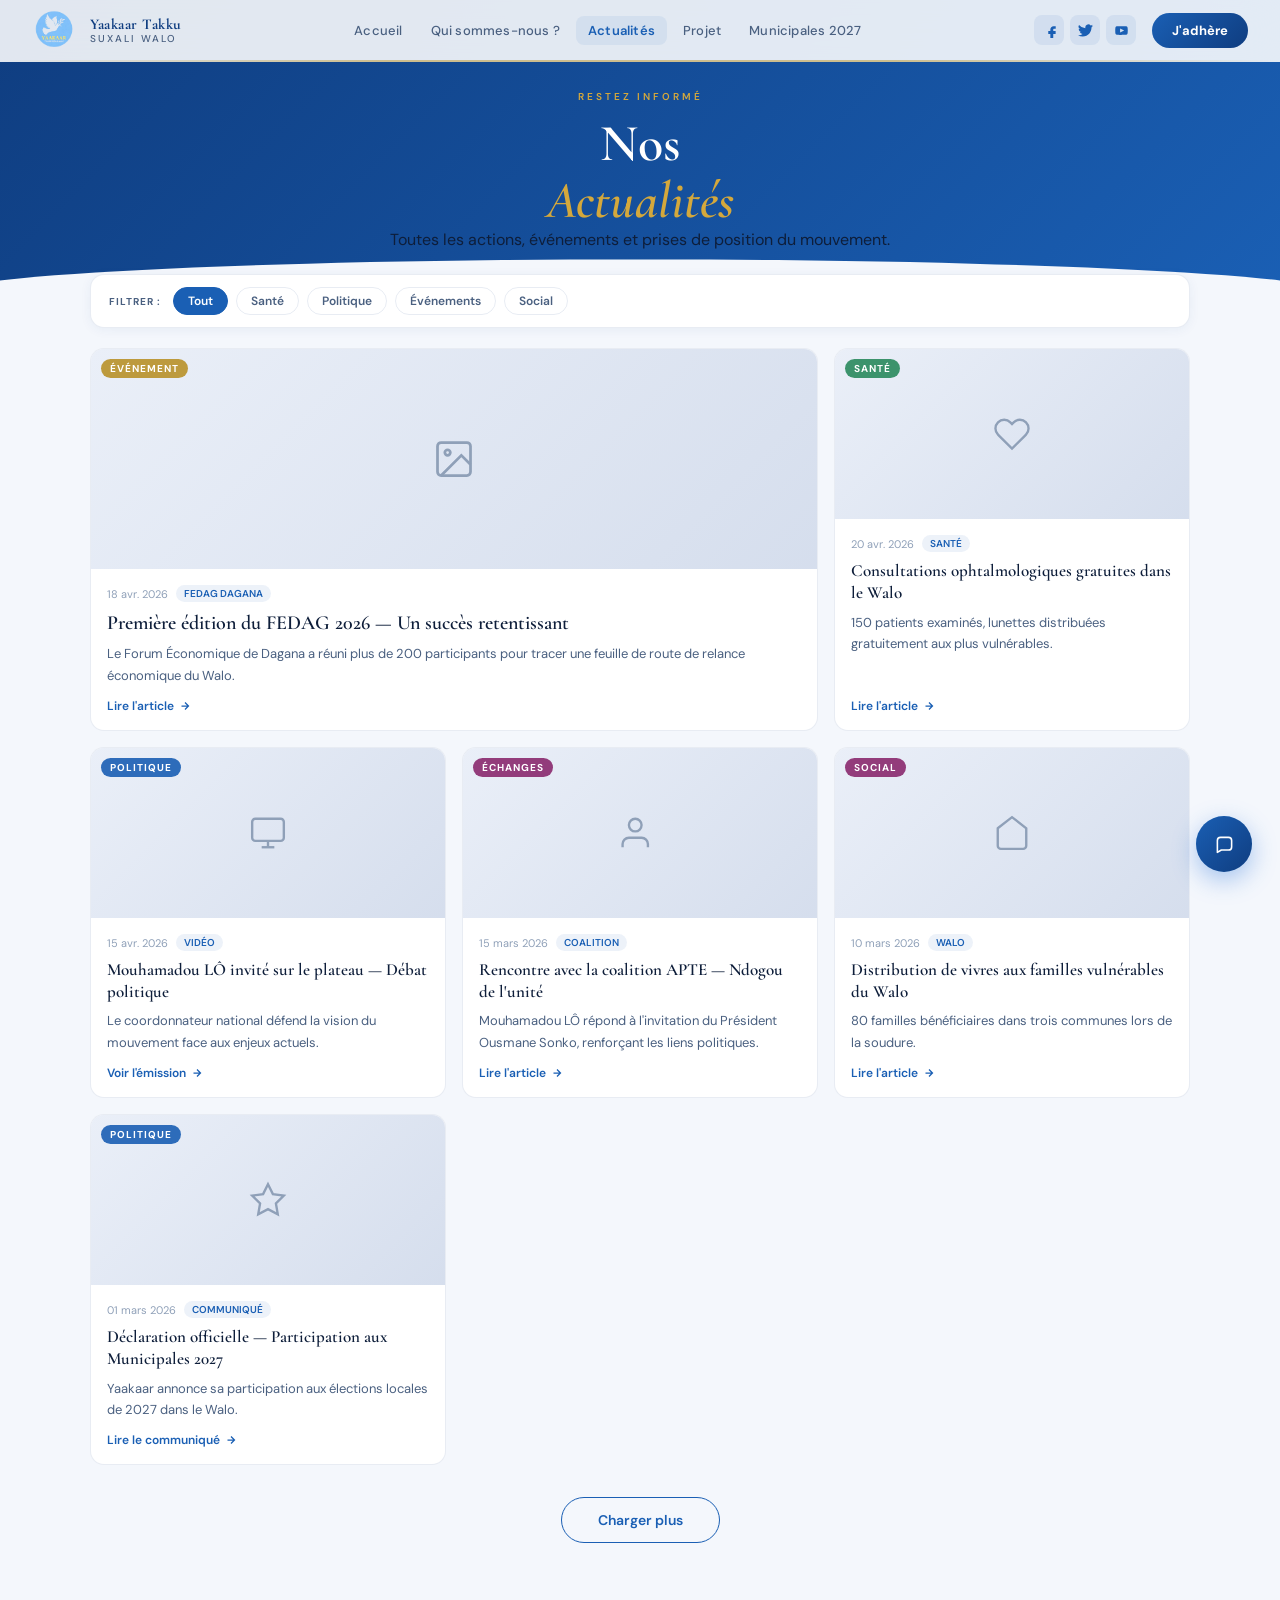
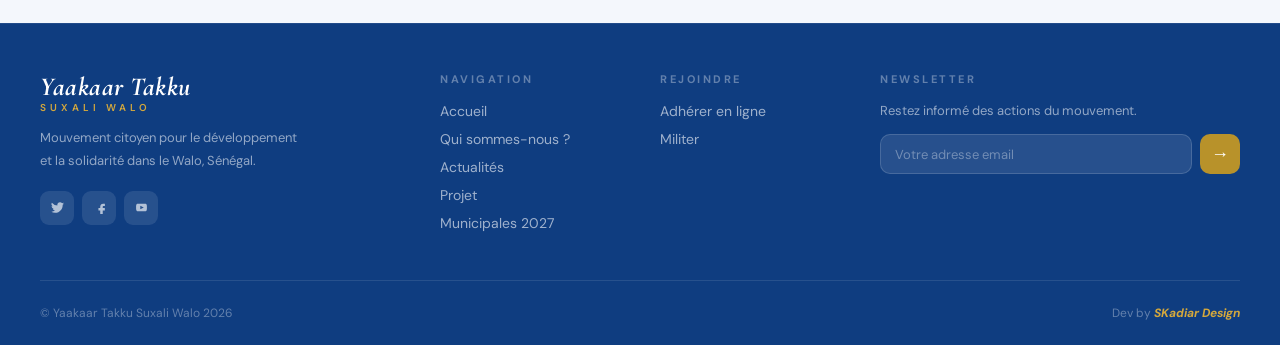
<file: actualites.html>
<!DOCTYPE html>
<html lang="fr">
<head>
<meta charset="UTF-8">
<meta name="viewport" content="width=device-width, initial-scale=1.0">
<meta name="description" content="Toutes les actualités du mouvement Yaakaar Takku Suxali Walo.">
<title>Actualités — Yaakaar Takku Suxali Walo</title>
<link rel="stylesheet" href="style.css">
<link rel="preconnect" href="https://fonts.googleapis.com">
<link href="https://fonts.googleapis.com/css2?family=Cormorant+Garamond:ital,wght@0,400;0,600;0,700;1,400;1,600&family=DM+Sans:wght@300;400;500;600&display=swap" rel="stylesheet">
<style>
.page-hero{background:linear-gradient(135deg,var(--blue-dark),var(--blue));padding:90px 32px 44px;text-align:center;position:relative;overflow:hidden;}
.page-hero::after{content:'';position:absolute;bottom:-1px;left:0;right:0;height:36px;background:var(--bg);clip-path:ellipse(55% 100% at 50% 100%);}
.page-hero-inner{max-width:620px;margin:auto;position:relative;z-index:1;}
.page-eyebrow{font-size:10px;font-weight:600;letter-spacing:3px;text-transform:uppercase;color:var(--gold-light);margin-bottom:12px;display:block;}
.page-hero h1{font-family:'Cormorant Garamond',serif;font-size:clamp(32px,5vw,52px);font-weight:600;color:white;line-height:1.1;}
.page-hero h1 em{font-style:italic;color:var(--gold-light);}
.actu-main{background:var(--bg);padding:0 32px 60px;}
.actu-inner{max-width:1100px;margin:0 auto;position:relative;top:-20px;}
.actu-filters{background:var(--white);border:1px solid var(--border);border-radius:var(--radius);padding:12px 18px;display:flex;gap:8px;flex-wrap:wrap;align-items:center;margin-bottom:20px;box-shadow:0 2px 12px rgba(15,61,128,0.06);}
.filter-label{font-size:10px;font-weight:700;color:var(--text-muted);letter-spacing:1px;text-transform:uppercase;margin-right:4px;}
.filter-btn{padding:5px 14px;border-radius:999px;font-size:12px;font-weight:600;border:1.5px solid var(--border);background:transparent;color:var(--text-muted);cursor:pointer;transition:all 0.2s;font-family:'DM Sans',sans-serif;}
.filter-btn.active,.filter-btn:hover{background:var(--blue);color:white;border-color:var(--blue);}
.actu-grid{display:grid;grid-template-columns:repeat(3,1fr);gap:16px;}
.actu-card{background:var(--white);border:1px solid var(--border);border-radius:var(--radius);overflow:hidden;transition:transform 0.25s,border-color 0.25s,box-shadow 0.25s;display:flex;flex-direction:column;}
.actu-card:hover{transform:translateY(-4px);border-color:rgba(26,95,180,0.2);box-shadow:var(--shadow);}
.actu-card.featured{grid-column:span 2;}
.actu-img{height:170px;background:var(--bg2);overflow:hidden;position:relative;}
.actu-card.featured .actu-img{height:220px;}
.actu-img-ph{width:100%;height:100%;display:flex;align-items:center;justify-content:center;background:linear-gradient(135deg,var(--bg2),var(--border));}
.actu-img-ph svg{color:var(--text-dim);}
.actu-cat{position:absolute;top:10px;left:10px;font-size:10px;font-weight:700;letter-spacing:1px;padding:3px 9px;border-radius:999px;text-transform:uppercase;}
.cat-sante{background:rgba(42,138,94,0.9);color:white;}
.cat-politique{background:rgba(26,95,180,0.9);color:white;}
.cat-event{background:rgba(184,146,42,0.9);color:white;}
.cat-social{background:rgba(138,42,110,0.9);color:white;}
.actu-body{padding:16px;display:flex;flex-direction:column;flex:1;}
.actu-meta{display:flex;align-items:center;gap:8px;margin-bottom:8px;}
.actu-date{font-size:11px;color:var(--text-dim);}
.actu-tag{font-size:10px;font-weight:600;padding:2px 8px;border-radius:999px;background:rgba(26,95,180,0.08);color:var(--blue);}
.actu-card h3{font-family:'Cormorant Garamond',serif;font-size:17px;font-weight:600;color:var(--text);line-height:1.3;margin-bottom:7px;}
.actu-card.featured h3{font-size:20px;}
.actu-card p{font-size:13px;color:var(--text-muted);line-height:1.65;flex:1;}
.actu-read{display:inline-flex;align-items:center;gap:5px;margin-top:12px;font-size:12px;font-weight:600;color:var(--blue);}
.actu-read svg{transition:transform 0.2s;}
.actu-card:hover .actu-read svg{transform:translateX(4px);}
.actu-load-more{display:flex;justify-content:center;margin-top:32px;}
@media(max-width:900px){.actu-grid{grid-template-columns:1fr 1fr}.actu-card.featured{grid-column:span 2}.actu-main{padding:0 20px 48px}.page-hero{padding:80px 20px 44px}}
@media(max-width:580px){.actu-grid{grid-template-columns:1fr}.actu-card.featured{grid-column:auto}}
</style>
</head>
<body>
<header class="header" id="header">
  <div class="header-inner">
    <a href="index.html" class="logo">
      <img src="images/logo1.png" alt="Logo" class="logo-img">
      <div class="logo-text">
        <span class="logo-l1">Yaakaar Takku</span>
        <span class="logo-l2">Suxali Walo</span>
      </div>
    </a>
    <nav class="nav-desktop" id="nav-desktop">
      <ul>
        <li><a href="index.html">Accueil</a></li>
        <li><a href="qui-sommes-nous.html">Qui sommes-nous ?</a></li>
        <li><a href="actualites.html" class="active">Actualités</a></li>
        <li><a href="projet.html">Projet</a></li>
        <li><a href="municipales.html">Municipales 2027</a></li>
      </ul>
    </nav>
    <div class="header-right">
      <div class="socials-mini">
        <a href="https://www.facebook.com/yaakartakkusuxaliwalo" target="_blank" rel="noopener noreferrer" aria-label="Facebook">
          <svg width="15" height="15" viewBox="0 0 24 24"><path d="M21.95 5.005l-3.306-.004c-3.206 0-5.277 2.124-5.277 5.415v2.495H10.05v4.515h3.317l-.004 9.575h4.641l.004-9.575h3.806l-.003-4.514h-3.803v-2.117c0-1.018.268-1.526 1.732-1.526l2.199-.005.006-4.259z" fill="currentColor"/></svg>
        </a>
        <a href="https://x.com/" target="_blank" rel="noopener noreferrer" aria-label="X">
          <svg width="15" height="15" viewBox="0 0 24 24"><path d="M24 4.56a9.83 9.83 0 0 1-2.83.78 4.93 4.93 0 0 0 2.16-2.72c-.95.56-2 .96-3.12 1.19a4.92 4.92 0 0 0-8.38 4.49A13.96 13.96 0 0 1 1.64 3.16a4.92 4.92 0 0 0 1.52 6.57A4.9 4.9 0 0 1 .96 9.1v.06a4.92 4.92 0 0 0 3.95 4.82 4.94 4.94 0 0 1-2.22.08 4.93 4.93 0 0 0 4.6 3.42A9.87 9.87 0 0 1 0 19.54a13.94 13.94 0 0 0 7.56 2.21c9.06 0 14.01-7.51 14.01-14.02 0-.21 0-.42-.02-.63A10 10 0 0 0 24 4.56z" fill="currentColor"/></svg>
        </a>
        <a href="https://www.youtube.com/" target="_blank" rel="noopener noreferrer" aria-label="YouTube">
          <svg width="15" height="15" viewBox="0 0 24 24"><path d="M21.8 8s-.2-1.4-.8-2c-.77-.8-1.63-.81-2.02-.85C16.2 5 12 5 12 5s-4.2 0-6.98.15c-.4.04-1.25.05-2.02.85-.6.6-.8 2-.8 2S2 9.6 2 11.2v1.5c0 1.6.2 3.2.2 3.2s.2 1.4.8 2c.77.8 1.78.77 2.23.85C6.8 18.97 12 19 12 19s4.2 0 6.98-.18c.4-.04 1.25-.05 2.02-.85.6-.6.8-2 .8-2S22 14.3 22 12.7v-1.5C22 9.6 21.8 8 21.8 8zM9.75 15.02V8.98l6.5 3.04-6.5 3z" fill="currentColor"/></svg>
        </a>
      </div>
      <a href="adhesion.html" class="btn-join">J'adhère</a>
      <button class="burger" id="burger" aria-label="Menu">
        <span></span><span></span><span></span>
      </button>
    </div>
  </div>
  <div class="header-line"></div>
</header>

<!-- NAV MOBILE -->
<nav class="nav" id="nav">
  <ul>
    <li><a href="index.html">Accueil</a></li>
    <li><a href="qui-sommes-nous.html">Qui sommes-nous ?</a></li>
    <li><a href="actualites.html" class="active">Actualités</a></li>
    <li><a href="projet.html">Projet</a></li>
    <li><a href="municipales.html">Municipales 2027</a></li>
  </ul>
</nav>
<section class="page-hero">
  <div class="page-hero-inner">
    <span class="page-eyebrow">Restez informé</span>
    <h1>Nos<br><em>Actualités</em></h1>
    <p>Toutes les actions, événements et prises de position du mouvement.</p>
  </div>
</section>
<main class="actu-main">
  <div class="actu-inner">
    <div class="actu-filters reveal">
      <span class="filter-label">Filtrer :</span>
      <button class="filter-btn active" onclick="filterActu(this,'all')">Tout</button>
      <button class="filter-btn" onclick="filterActu(this,'sante')">Santé</button>
      <button class="filter-btn" onclick="filterActu(this,'politique')">Politique</button>
      <button class="filter-btn" onclick="filterActu(this,'event')">Événements</button>
      <button class="filter-btn" onclick="filterActu(this,'social')">Social</button>
    </div>
    <div class="actu-grid reveal" id="actuGrid">
      <div class="actu-card featured" data-cat="event">
        <div class="actu-img">
          <div class="actu-img-ph"><svg width="44" height="44" viewBox="0 0 24 24" fill="none" stroke="currentColor" stroke-width="1.5"><rect x="3" y="3" width="18" height="18" rx="2"/><circle cx="8.5" cy="8.5" r="1.5"/><polyline points="21 15 16 10 5 21"/></svg></div>
          <span class="actu-cat cat-event">Événement</span>
        </div>
        <div class="actu-body">
          <div class="actu-meta"><span class="actu-date">18 avr. 2026</span><span class="actu-tag">FEDAG DAGANA</span></div>
          <h3>Première édition du FEDAG 2026 — Un succès retentissant</h3>
          <p>Le Forum Économique de Dagana a réuni plus de 200 participants pour tracer une feuille de route de relance économique du Walo.</p>
          <a href="#" class="actu-read">Lire l'article <svg width="12" height="12" viewBox="0 0 24 24" fill="none" stroke="currentColor" stroke-width="2.5"><path d="M5 12h14M12 5l7 7-7 7"/></svg></a>
        </div>
      </div>
      <div class="actu-card" data-cat="sante">
        <div class="actu-img">
          <div class="actu-img-ph"><svg width="38" height="38" viewBox="0 0 24 24" fill="none" stroke="currentColor" stroke-width="1.5"><path d="M20.84 4.61a5.5 5.5 0 0 0-7.78 0L12 5.67l-1.06-1.06a5.5 5.5 0 0 0-7.78 7.78l1.06 1.06L12 21.23l7.78-7.78 1.06-1.06a5.5 5.5 0 0 0 0-7.78z"/></svg></div>
          <span class="actu-cat cat-sante">Santé</span>
        </div>
        <div class="actu-body">
          <div class="actu-meta"><span class="actu-date">20 avr. 2026</span><span class="actu-tag">SANTÉ</span></div>
          <h3>Consultations ophtalmologiques gratuites dans le Walo</h3>
          <p>150 patients examinés, lunettes distribuées gratuitement aux plus vulnérables.</p>
          <a href="#" class="actu-read">Lire l'article <svg width="12" height="12" viewBox="0 0 24 24" fill="none" stroke="currentColor" stroke-width="2.5"><path d="M5 12h14M12 5l7 7-7 7"/></svg></a>
        </div>
      </div>
      <div class="actu-card" data-cat="politique">
        <div class="actu-img">
          <div class="actu-img-ph"><svg width="38" height="38" viewBox="0 0 24 24" fill="none" stroke="currentColor" stroke-width="1.5"><rect x="2" y="3" width="20" height="14" rx="2"/><line x1="8" y1="21" x2="16" y2="21"/><line x1="12" y1="17" x2="12" y2="21"/></svg></div>
          <span class="actu-cat cat-politique">Politique</span>
        </div>
        <div class="actu-body">
          <div class="actu-meta"><span class="actu-date">15 avr. 2026</span><span class="actu-tag">VIDÉO</span></div>
          <h3>Mouhamadou LÔ invité sur le plateau — Débat politique</h3>
          <p>Le coordonnateur national défend la vision du mouvement face aux enjeux actuels.</p>
          <a href="#" class="actu-read">Voir l'émission <svg width="12" height="12" viewBox="0 0 24 24" fill="none" stroke="currentColor" stroke-width="2.5"><path d="M5 12h14M12 5l7 7-7 7"/></svg></a>
        </div>
      </div>
      <div class="actu-card" data-cat="social">
        <div class="actu-img">
          <div class="actu-img-ph"><svg width="38" height="38" viewBox="0 0 24 24" fill="none" stroke="currentColor" stroke-width="1.5"><path d="M17 21v-2a4 4 0 0 0-4-4H5a4 4 0 0 0-4 4v2"/><circle cx="9" cy="7" r="4"/></svg></div>
          <span class="actu-cat cat-social">Échanges</span>
        </div>
        <div class="actu-body">
          <div class="actu-meta"><span class="actu-date">15 mars 2026</span><span class="actu-tag">COALITION</span></div>
          <h3>Rencontre avec la coalition APTE — Ndogou de l'unité</h3>
          <p>Mouhamadou LÔ répond à l'invitation du Président Ousmane Sonko, renforçant les liens politiques.</p>
          <a href="#" class="actu-read">Lire l'article <svg width="12" height="12" viewBox="0 0 24 24" fill="none" stroke="currentColor" stroke-width="2.5"><path d="M5 12h14M12 5l7 7-7 7"/></svg></a>
        </div>
      </div>
      <div class="actu-card" data-cat="social">
        <div class="actu-img">
          <div class="actu-img-ph"><svg width="38" height="38" viewBox="0 0 24 24" fill="none" stroke="currentColor" stroke-width="1.5"><path d="M3 9l9-7 9 7v11a2 2 0 0 1-2 2H5a2 2 0 0 1-2-2z"/></svg></div>
          <span class="actu-cat cat-social">Social</span>
        </div>
        <div class="actu-body">
          <div class="actu-meta"><span class="actu-date">10 mars 2026</span><span class="actu-tag">WALO</span></div>
          <h3>Distribution de vivres aux familles vulnérables du Walo</h3>
          <p>80 familles bénéficiaires dans trois communes lors de la soudure.</p>
          <a href="#" class="actu-read">Lire l'article <svg width="12" height="12" viewBox="0 0 24 24" fill="none" stroke="currentColor" stroke-width="2.5"><path d="M5 12h14M12 5l7 7-7 7"/></svg></a>
        </div>
      </div>
      <div class="actu-card" data-cat="politique">
        <div class="actu-img">
          <div class="actu-img-ph"><svg width="38" height="38" viewBox="0 0 24 24" fill="none" stroke="currentColor" stroke-width="1.5"><polygon points="12 2 15.09 8.26 22 9.27 17 14.14 18.18 21.02 12 17.77 5.82 21.02 7 14.14 2 9.27 8.91 8.26 12 2"/></svg></div>
          <span class="actu-cat cat-politique">Politique</span>
        </div>
        <div class="actu-body">
          <div class="actu-meta"><span class="actu-date">01 mars 2026</span><span class="actu-tag">COMMUNIQUÉ</span></div>
          <h3>Déclaration officielle — Participation aux Municipales 2027</h3>
          <p>Yaakaar annonce sa participation aux élections locales de 2027 dans le Walo.</p>
          <a href="#" class="actu-read">Lire le communiqué <svg width="12" height="12" viewBox="0 0 24 24" fill="none" stroke="currentColor" stroke-width="2.5"><path d="M5 12h14M12 5l7 7-7 7"/></svg></a>
        </div>
      </div>
    </div>
    <div class="actu-load-more reveal">
      <button class="btn-outline" onclick="this.textContent='Pas d\'autres articles'">Charger plus</button>
    </div>
  </div>
</main>
<footer class="footer">
  <div class="footer-inner">
    <div class="footer-brand">
       <div class="footer-logo-text">
        <span class="footer-logo-main">Yaakaar Takku</span>
        <span class="footer-logo-sub">Suxali Walo</span>
      </div>
      <p>Mouvement citoyen pour le développement et la solidarité dans le Walo, Sénégal.</p>
      <div class="footer-socials">
        <a href="https://x.com/" target="_blank" rel="noopener noreferrer" aria-label="X"><svg width="13" height="13" viewBox="0 0 24 24"><path d="M24 4.56a9.83 9.83 0 0 1-2.83.78 4.93 4.93 0 0 0 2.16-2.72c-.95.56-2 .96-3.12 1.19a4.92 4.92 0 0 0-8.38 4.49A13.96 13.96 0 0 1 1.64 3.16a4.92 4.92 0 0 0 1.52 6.57A4.9 4.9 0 0 1 .96 9.1v.06a4.92 4.92 0 0 0 3.95 4.82 4.94 4.94 0 0 1-2.22.08 4.93 4.93 0 0 0 4.6 3.42A9.87 9.87 0 0 1 0 19.54a13.94 13.94 0 0 0 7.56 2.21c9.06 0 14.01-7.51 14.01-14.02 0-.21 0-.42-.02-.63A10 10 0 0 0 24 4.56z" fill="currentColor"/></svg></a>
        <a href="https://www.facebook.com/yaakartakkusuxaliwalo" target="_blank" rel="noopener noreferrer" aria-label="Facebook"><svg width="13" height="13" viewBox="0 0 24 24"><path d="M21.95 5.005l-3.306-.004c-3.206 0-5.277 2.124-5.277 5.415v2.495H10.05v4.515h3.317l-.004 9.575h4.641l.004-9.575h3.806l-.003-4.514h-3.803v-2.117c0-1.018.268-1.526 1.732-1.526l2.199-.005.006-4.259z" fill="currentColor"/></svg></a>
        <a href="https://www.youtube.com/" target="_blank" rel="noopener noreferrer" aria-label="YouTube"><svg width="13" height="13" viewBox="0 0 24 24"><path d="M21.8 8s-.2-1.4-.8-2c-.77-.8-1.63-.81-2.02-.85C16.2 5 12 5 12 5s-4.2 0-6.98.15c-.4.04-1.25.05-2.02.85-.6.6-.8 2-.8 2S2 9.6 2 11.2v1.5c0 1.6.2 3.2.2 3.2s.2 1.4.8 2c.77.8 1.78.77 2.23.85C6.8 18.97 12 19 12 19s4.2 0 6.98-.18c.4-.04 1.25-.05 2.02-.85.6-.6.8-2 .8-2S22 14.3 22 12.7v-1.5C22 9.6 21.8 8 21.8 8zM9.75 15.02V8.98l6.5 3.04-6.5 3z" fill="currentColor"/></svg></a>
      </div>
    </div>
    <div class="footer-nav">
      <h4>Navigation</h4>
      <ul>
        <li><a href="index.html">Accueil</a></li>
        <li><a href="qui-sommes-nous.html">Qui sommes-nous ?</a></li>
        <li><a href="actualites.html">Actualités</a></li>
        <li><a href="projet.html">Projet</a></li>
        <li><a href="municipales.html">Municipales 2027</a></li>
      </ul>
    </div>
    <div class="footer-nav">
      <h4>Rejoindre</h4>
      <ul>
        <li><a href="adhesion.html">Adhérer en ligne</a></li>
        <li><a href="adhesion.html">Militer</a></li>
      </ul>
    </div>
    <div class="footer-newsletter">
      <h4>Newsletter</h4>
      <p>Restez informé des actions du mouvement.</p>
      <form class="nl-form" onsubmit="return false">
        <input type="email" placeholder="Votre adresse email" required>
        <button type="submit">&#8594;</button>
      </form>
    </div>
  </div>
  <div class="footer-bottom">
    <span>&#169; Yaakaar Takku Suxali Walo 2026</span>
    <span class="dev-by">Dev by <strong>SKadiar Design</strong></span>
  </div>
</footer>
<div class="float-widget" id="floatWidget">
  <div class="float-menu" id="floatMenu">
    <a href="https://wa.me/221785457329" target="_blank" rel="noopener noreferrer" class="float-item wa">
      <svg width="15" height="15" viewBox="0 0 24 24" fill="currentColor"><path d="M17.472 14.382c-.297-.149-1.758-.867-2.03-.967-.273-.099-.471-.148-.67.15-.197.297-.767.966-.94 1.164-.173.199-.347.223-.644.075-.297-.15-1.255-.463-2.39-1.475-.883-.788-1.48-1.761-1.653-2.059-.173-.297-.018-.458.13-.606.134-.133.298-.347.446-.52.149-.174.198-.298.298-.497.099-.198.05-.371-.025-.52-.075-.149-.669-1.612-.916-2.207-.242-.579-.487-.5-.669-.51-.173-.008-.371-.01-.57-.01-.198 0-.52.074-.792.372-.272.297-1.04 1.016-1.04 2.479 0 1.462 1.065 2.875 1.213 3.074.149.198 2.096 3.2 5.077 4.487.709.306 1.262.489 1.694.625.712.227 1.36.195 1.871.118.571-.085 1.758-.719 2.006-1.413.248-.694.248-1.289.173-1.413-.074-.124-.272-.198-.57-.347m-5.421 7.403h-.004a9.87 9.87 0 01-5.031-1.378l-.361-.214-3.741.982.998-3.648-.235-.374a9.86 9.86 0 01-1.51-5.26c.001-5.45 4.436-9.884 9.888-9.884 2.64 0 5.122 1.03 6.988 2.898a9.825 9.825 0 012.893 6.994c-.003 5.45-4.437 9.884-9.885 9.884m8.413-18.297A11.815 11.815 0 0012.05 0C5.495 0 .16 5.335.157 11.892c0 2.096.547 4.142 1.588 5.945L.057 24l6.305-1.654a11.882 11.882 0 005.683 1.448h.005c6.554 0 11.890-5.335 11.893-11.893a11.821 11.821 0 00-3.48-8.413z"/></svg>
      WhatsApp
    </a>
    <a href="mailto:contact@yaakaar-walo.sn" class="float-item mail">
      <svg width="15" height="15" viewBox="0 0 24 24" fill="none" stroke="currentColor" stroke-width="2"><rect x="2" y="4" width="20" height="16" rx="2"/><path d="m2 7 10 8 10-8"/></svg>
      Email
    </a>
    <a href="tel:+221785457329" class="float-item phone">
      <svg width="15" height="15" viewBox="0 0 24 24" fill="none" stroke="currentColor" stroke-width="2"><path d="M22 16.92v3a2 2 0 01-2.18 2 19.79 19.79 0 01-8.63-3.07A19.5 19.5 0 013.07 9.81 19.79 19.79 0 01.06 1.22 2 2 0 012.03 0h3a2 2 0 012 1.72 12.84 12.84 0 00.7 2.81 2 2 0 01-.45 2.11L6.09 7.91a16 16 0 006 6l1.27-1.27a2 2 0 012.11-.45 12.84 12.84 0 002.81.7A2 2 0 0122 16.92z"/></svg>
      Appel
    </a>
  </div>
  <button class="float-btn" id="floatToggle" aria-label="Contact">
    <svg width="19" height="19" viewBox="0 0 24 24" fill="none" stroke="white" stroke-width="2" stroke-linecap="round" stroke-linejoin="round" class="icon-chat"><path d="M21 15a4 4 0 0 1-4 4H8l-5 3V7a4 4 0 0 1 4-4h10a4 4 0 0 1 4 4z"/></svg>
    <svg width="19" height="19" viewBox="0 0 24 24" fill="none" stroke="white" stroke-width="2.5" stroke-linecap="round" class="icon-close" style="display:none"><path d="M18 6L6 18M6 6l12 12"/></svg>
  </button>
</div>
<script>
document.addEventListener('DOMContentLoaded', function() {
  var header = document.getElementById('header');
  window.addEventListener('scroll', function() { header.classList.toggle('scrolled', scrollY > 20); }, { passive: true });
  var burger = document.getElementById('burger');
  var nav = document.getElementById('nav');
  if (burger) burger.addEventListener('click', function() {
    burger.classList.toggle('open');
    nav.classList.toggle('open');
    document.body.style.overflow = nav.classList.contains('open') ? 'hidden' : '';
  });
  var obs = new IntersectionObserver(function(entries) {
    entries.forEach(function(e) { if (e.isIntersecting) e.target.classList.add('visible'); });
  }, { threshold: 0.1 });
  document.querySelectorAll('.reveal').forEach(function(el) { obs.observe(el); });
  var fw = document.getElementById('floatWidget');
  var ft = document.getElementById('floatToggle');
  if (ft) ft.addEventListener('click', function() {
    fw.classList.toggle('open');
    var o = fw.classList.contains('open');
    ft.querySelector('.icon-chat').style.display = o ? 'none' : '';
    ft.querySelector('.icon-close').style.display = o ? '' : 'none';
  });
});
</script>
<script>
function filterActu(btn, cat) {
  document.querySelectorAll('.filter-btn').forEach(function(b){ b.classList.remove('active'); });
  btn.classList.add('active');
  document.querySelectorAll('.actu-card').forEach(function(card) {
    card.style.display = (cat === 'all' || card.dataset.cat === cat) ? '' : 'none';
  });
}
</script>
</body>
</html>
</file>
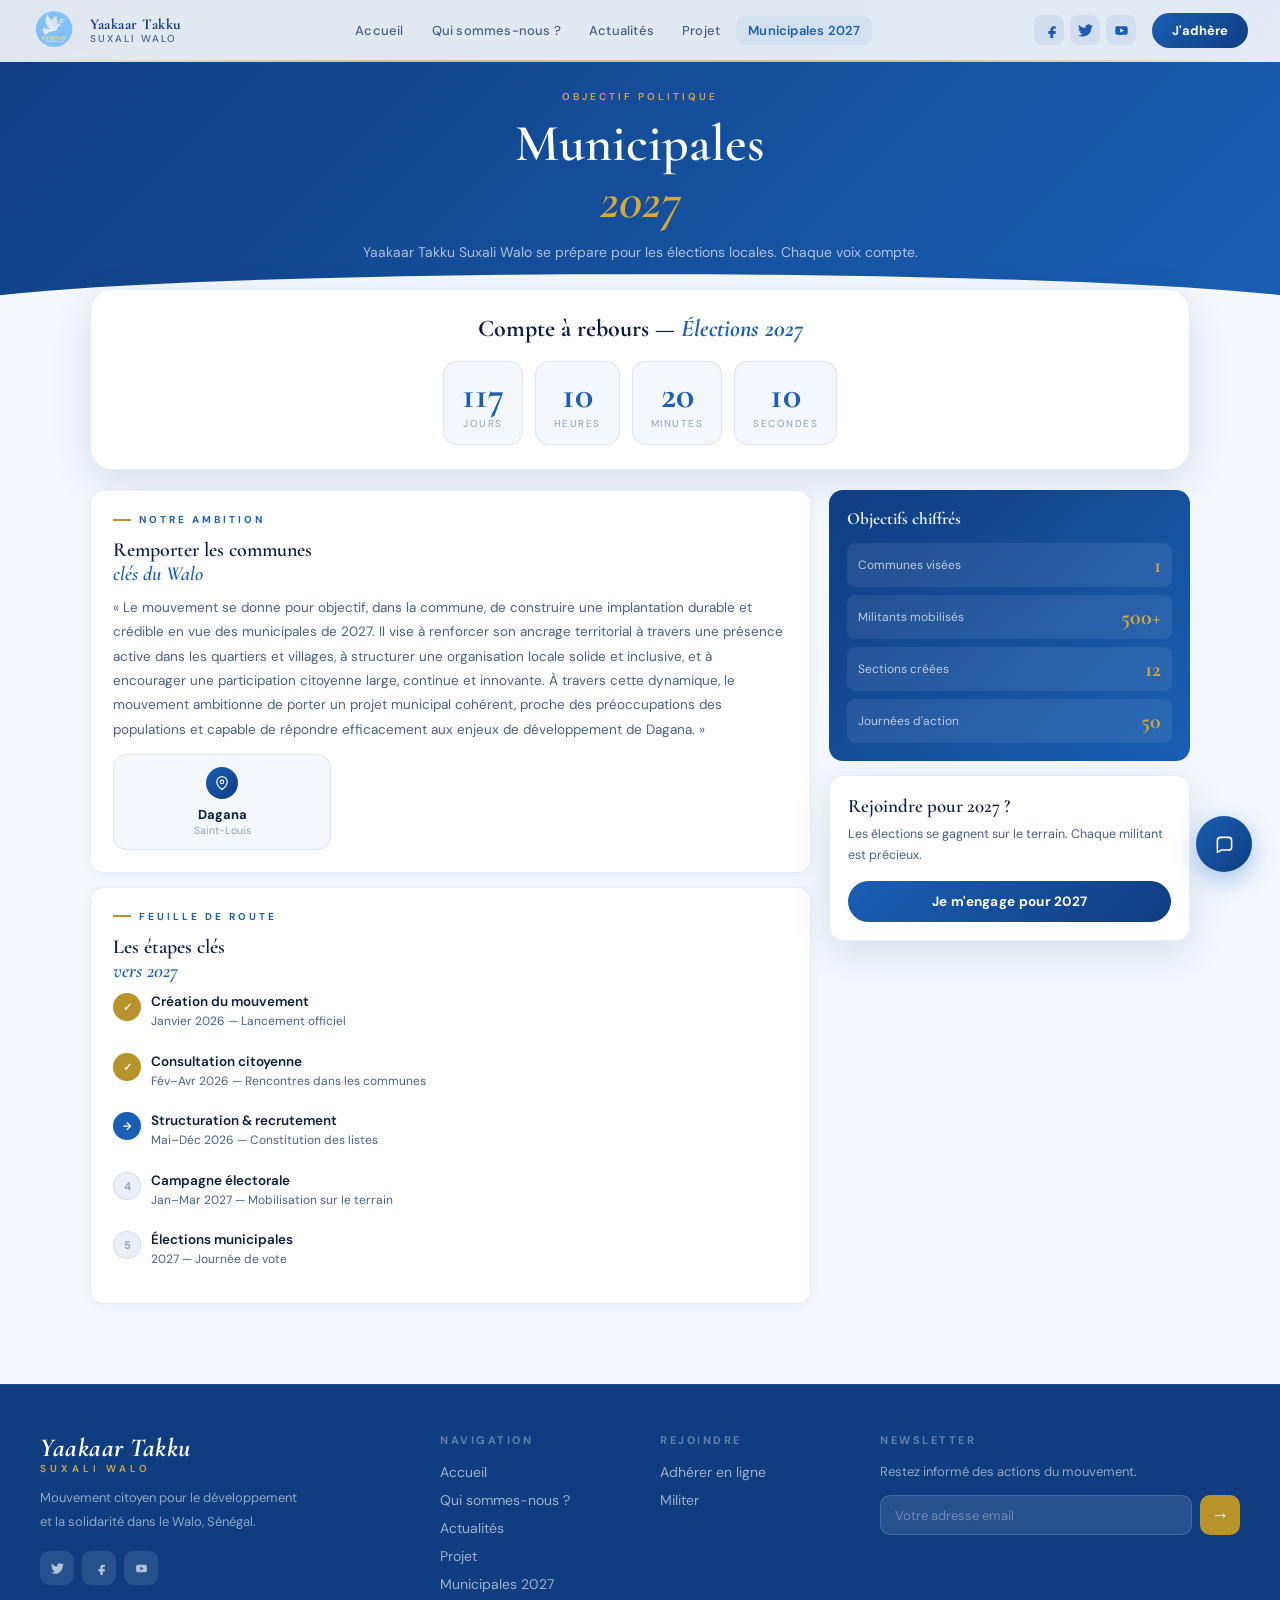
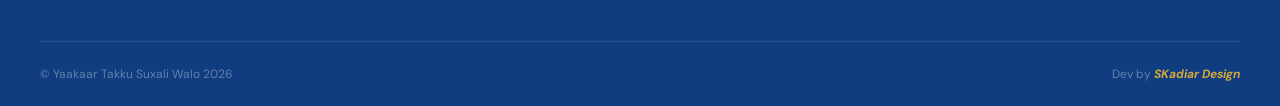
<file: municipales.html>
<!DOCTYPE html>
<html lang="fr">
<head>
<meta charset="UTF-8">
<meta name="viewport" content="width=device-width, initial-scale=1.0">
<meta name="description" content="Yaakaar Takku Suxali Walo se prépare pour les municipales 2027.">
<title>Municipales 2027 — Yaakaar Takku Suxali Walo</title>
<link rel="stylesheet" href="style.css">
<link rel="preconnect" href="https://fonts.googleapis.com">
<link href="https://fonts.googleapis.com/css2?family=Cormorant+Garamond:ital,wght@0,400;0,600;0,700;1,400;1,600&family=DM+Sans:wght@300;400;500;600&display=swap" rel="stylesheet">
<style>
.page-hero{background:linear-gradient(135deg,var(--blue-dark),var(--blue));padding:90px 32px 44px;text-align:center;position:relative;overflow:hidden;}
.page-hero::after{content:'';position:absolute;bottom:-1px;left:0;right:0;height:36px;background:var(--bg);clip-path:ellipse(55% 100% at 50% 100%);}
.page-hero-inner{max-width:640px;margin:auto;position:relative;z-index:1;}
.page-eyebrow{font-size:10px;font-weight:600;letter-spacing:3px;text-transform:uppercase;color:var(--gold-light);margin-bottom:12px;display:block;}
.page-hero h1{font-family:'Cormorant Garamond',serif;font-size:clamp(32px,5vw,52px);font-weight:600;color:white;line-height:1.1;}
.page-hero h1 em{font-style:italic;color:var(--gold-light);}
.page-hero p{font-size:14px;color:rgba(255,255,255,0.65);margin-top:12px;line-height:1.7;}
.muni-main{background:var(--bg);padding:0 32px 60px;}
.muni-inner{max-width:1100px;margin:0 auto;position:relative;top:-20px;}
.countdown-card{background:var(--white);border:1px solid var(--border);border-radius:var(--radius-lg);padding:24px 28px;margin-bottom:20px;box-shadow:var(--shadow);text-align:center;}
.countdown-card h2{font-family:'Cormorant Garamond',serif;font-size:24px;color:var(--text);margin-bottom:18px;}
.countdown-card h2 em{color:var(--blue);font-style:italic;}
.countdown-wrap{display:flex;justify-content:center;gap:12px;flex-wrap:wrap;}
.countdown-unit{background:var(--bg);border:1px solid var(--border);border-radius:var(--radius);padding:14px 18px;min-width:76px;}
.countdown-num{font-family:'Cormorant Garamond',serif;font-size:38px;font-weight:700;color:var(--blue);line-height:1;display:block;}
.countdown-lbl{font-size:10px;color:var(--text-dim);letter-spacing:1.5px;text-transform:uppercase;margin-top:3px;display:block;}
.muni-grid{display:grid;grid-template-columns:2fr 1fr;gap:18px;}
.muni-content{display:flex;flex-direction:column;gap:14px;}
.muni-card{background:var(--white);border:1px solid var(--border);border-radius:var(--radius);padding:22px;box-shadow:0 2px 12px rgba(15,61,128,0.05);}
.muni-section-label{font-size:10px;font-weight:700;letter-spacing:3px;text-transform:uppercase;color:var(--blue);margin-bottom:12px;display:flex;align-items:center;gap:8px;}
.muni-section-label::before{content:'';width:18px;height:2px;background:var(--gold);display:block;}
.muni-card h3{font-family:'Cormorant Garamond',serif;font-size:20px;font-weight:600;color:var(--text);margin-bottom:10px;}
.muni-card h3 em{font-style:italic;color:var(--blue);}
.muni-card p{font-size:13.5px;color:var(--text-muted);line-height:1.8;margin-bottom:10px;}
.communes-grid{display:grid;grid-template-columns:repeat(3,1fr);gap:10px;margin-top:12px;}
.commune-card{background:var(--bg);border:1px solid var(--border);border-radius:var(--radius);padding:12px;text-align:center;transition:all 0.2s;}
.commune-card:hover{border-color:rgba(26,95,180,0.2);background:white;}
.commune-icon{width:32px;height:32px;border-radius:50%;background:linear-gradient(135deg,var(--blue),var(--blue-dark));display:flex;align-items:center;justify-content:center;margin:0 auto 7px;}
.commune-icon svg{color:white;}
.commune-name{font-size:13px;font-weight:700;color:var(--text);}
.commune-dept{font-size:10.5px;color:var(--text-dim);margin-top:1px;}
.steps-list{display:flex;flex-direction:column;gap:10px;margin-top:4px;}
.step-item{display:flex;gap:10px;align-items:flex-start;}
.step-circle{width:28px;height:28px;border-radius:50%;display:flex;align-items:center;justify-content:center;font-size:11px;font-weight:700;flex-shrink:0;}
.step-circle.done{background:var(--gold);color:white;}
.step-circle.active{background:var(--blue);color:white;}
.step-circle.pending{background:var(--bg2);color:var(--text-dim);border:1.5px solid var(--border);}
.step-info h4{font-size:13.5px;font-weight:600;color:var(--text);margin-bottom:1px;}
.step-info p{font-size:12px;color:var(--text-muted);}
.muni-sidebar{display:flex;flex-direction:column;gap:14px;}
.stat-blue-card{background:linear-gradient(135deg,var(--blue-dark),var(--blue));border-radius:var(--radius);padding:18px;color:white;}
.stat-blue-card h4{font-family:'Cormorant Garamond',serif;font-size:17px;margin-bottom:14px;color:rgba(255,255,255,0.9);}
.stat-rows{display:flex;flex-direction:column;gap:8px;}
.stat-row{display:flex;align-items:center;justify-content:space-between;padding:9px 11px;background:rgba(255,255,255,0.08);border-radius:8px;}
.stat-row-label{font-size:12px;color:rgba(255,255,255,0.7);}
.stat-row-val{font-family:'Cormorant Garamond',serif;font-size:22px;font-weight:700;color:var(--gold-light);}
.engage-side{background:var(--white);border:1px solid var(--border);border-radius:var(--radius);padding:18px;box-shadow:var(--shadow);}
.engage-side h4{font-family:'Cormorant Garamond',serif;font-size:19px;font-weight:600;color:var(--text);margin-bottom:7px;}
.engage-side p{font-size:12.5px;color:var(--text-muted);line-height:1.7;margin-bottom:14px;}
@media(max-width:900px){.muni-grid{grid-template-columns:1fr}.communes-grid{grid-template-columns:repeat(2,1fr)}.muni-main{padding:0 20px 48px}.page-hero{padding:80px 20px 44px}
}
@media(max-width:480px){.communes-grid{grid-template-columns:1fr}.countdown-wrap{gap:8px}.countdown-unit{min-width:68px;padding:10px 12px}
.countdown-unit{ padding:8px 10px;min-width:56px;}
.countdown-num{ font-size:18px;font-weight:700; }
.countdown-lbl{font-size:5px; }}
</style>
</head>
<body>
<header class="header" id="header">
  <div class="header-inner">
    <a href="index.html" class="logo">
      <img src="images/logo1.png" alt="Logo" class="logo-img">
      <div class="logo-text">
        <span class="logo-l1">Yaakaar Takku</span>
        <span class="logo-l2">Suxali Walo</span>
      </div>
    </a>
    <nav class="nav-desktop" id="nav-desktop">
      <ul>
        <li><a href="index.html">Accueil</a></li>
        <li><a href="qui-sommes-nous.html">Qui sommes-nous ?</a></li>
        <li><a href="actualites.html">Actualités</a></li>
        <li><a href="projet.html">Projet</a></li>
        <li><a href="municipales.html" class="active">Municipales 2027</a></li>
      </ul>
    </nav>
    <div class="header-right">
      <div class="socials-mini">
        <a href="https://www.facebook.com/yaakartakkusuxaliwalo" target="_blank" rel="noopener noreferrer" aria-label="Facebook">
          <svg width="15" height="15" viewBox="0 0 24 24"><path d="M21.95 5.005l-3.306-.004c-3.206 0-5.277 2.124-5.277 5.415v2.495H10.05v4.515h3.317l-.004 9.575h4.641l.004-9.575h3.806l-.003-4.514h-3.803v-2.117c0-1.018.268-1.526 1.732-1.526l2.199-.005.006-4.259z" fill="currentColor"/></svg>
        </a>
        <a href="https://x.com/" target="_blank" rel="noopener noreferrer" aria-label="X">
          <svg width="15" height="15" viewBox="0 0 24 24"><path d="M24 4.56a9.83 9.83 0 0 1-2.83.78 4.93 4.93 0 0 0 2.16-2.72c-.95.56-2 .96-3.12 1.19a4.92 4.92 0 0 0-8.38 4.49A13.96 13.96 0 0 1 1.64 3.16a4.92 4.92 0 0 0 1.52 6.57A4.9 4.9 0 0 1 .96 9.1v.06a4.92 4.92 0 0 0 3.95 4.82 4.94 4.94 0 0 1-2.22.08 4.93 4.93 0 0 0 4.6 3.42A9.87 9.87 0 0 1 0 19.54a13.94 13.94 0 0 0 7.56 2.21c9.06 0 14.01-7.51 14.01-14.02 0-.21 0-.42-.02-.63A10 10 0 0 0 24 4.56z" fill="currentColor"/></svg>
        </a>
        <a href="https://www.youtube.com/" target="_blank" rel="noopener noreferrer" aria-label="YouTube">
          <svg width="15" height="15" viewBox="0 0 24 24"><path d="M21.8 8s-.2-1.4-.8-2c-.77-.8-1.63-.81-2.02-.85C16.2 5 12 5 12 5s-4.2 0-6.98.15c-.4.04-1.25.05-2.02.85-.6.6-.8 2-.8 2S2 9.6 2 11.2v1.5c0 1.6.2 3.2.2 3.2s.2 1.4.8 2c.77.8 1.78.77 2.23.85C6.8 18.97 12 19 12 19s4.2 0 6.98-.18c.4-.04 1.25-.05 2.02-.85.6-.6.8-2 .8-2S22 14.3 22 12.7v-1.5C22 9.6 21.8 8 21.8 8zM9.75 15.02V8.98l6.5 3.04-6.5 3z" fill="currentColor"/></svg>
        </a>
      </div>
      <a href="adhesion.html" class="btn-join">J'adhère</a>
      <button class="burger" id="burger" aria-label="Menu">
        <span></span><span></span><span></span>
      </button>
    </div>
  </div>
  <div class="header-line"></div>
</header>

<!-- NAV MOBILE -->
<nav class="nav" id="nav">
  <ul>
    <li><a href="index.html">Accueil</a></li>
    <li><a href="qui-sommes-nous.html">Qui sommes-nous ?</a></li>
    <li><a href="actualites.html">Actualités</a></li>
    <li><a href="projet.html">Projet</a></li>
    <li><a href="municipales.html" class="active">Municipales 2027</a></li>
  </ul>
</nav>
<section class="page-hero">
  <div class="page-hero-inner">
    <span class="page-eyebrow">Objectif politique</span>
    <h1>Municipales<br><em>2027</em></h1>
    <p>Yaakaar Takku Suxali Walo se prépare pour les élections locales. Chaque voix compte.</p>
  </div>
</section>
<main class="muni-main">
  <div class="muni-inner">
    <div class="countdown-card reveal">
      <h2>Compte à rebours — <em>Élections 2027</em></h2>
      <div class="countdown-wrap">
        <div class="countdown-unit"><span class="countdown-num" id="cd-days">--</span><span class="countdown-lbl">Jours</span></div>
        <div class="countdown-unit"><span class="countdown-num" id="cd-hours">--</span><span class="countdown-lbl">Heures</span></div>
        <div class="countdown-unit"><span class="countdown-num" id="cd-mins">--</span><span class="countdown-lbl">Minutes</span></div>
        <div class="countdown-unit"><span class="countdown-num" id="cd-secs">--</span><span class="countdown-lbl">Secondes</span></div>
      </div>
    </div>
    <div class="muni-grid">
      <div class="muni-content">
        <div class="muni-card reveal">
          <div class="muni-section-label">Notre ambition</div>
          <h3>Remporter les communes<br><em>clés du Walo</em></h3>
          <p>« Le mouvement se donne pour objectif, dans la commune, de construire une implantation durable et crédible en vue des municipales de 2027. Il vise à renforcer son ancrage territorial à travers une présence active dans les quartiers et villages, à structurer une organisation locale solide et inclusive, et à encourager une participation citoyenne large, continue et innovante. À travers cette dynamique, 
		  le mouvement ambitionne de porter un projet municipal cohérent, proche des préoccupations des populations et capable de répondre efficacement aux enjeux de développement de Dagana. »</p>
          <div class="communes-grid">
            <div class="commune-card">
              <div class="commune-icon"><svg width="14" height="14" viewBox="0 0 24 24" fill="none" stroke="currentColor" stroke-width="2"><path d="M21 10c0 7-9 13-9 13s-9-6-9-13a9 9 0 0 1 18 0z"/><circle cx="12" cy="10" r="3"/></svg></div>
              <div class="commune-name">Dagana</div>
              <div class="commune-dept">Saint-Louis</div>
            </div>
            
          </div>
        </div>
        <div class="muni-card reveal">
          <div class="muni-section-label">Feuille de route</div>
          <h3>Les étapes clés<br><em>vers 2027</em></h3>
          <div class="steps-list">
            <div class="step-item"><div class="step-circle done">&#10003;</div><div class="step-info"><h4>Création du mouvement</h4><p>Janvier 2026 — Lancement officiel</p></div></div>
            <div class="step-item"><div class="step-circle done">&#10003;</div><div class="step-info"><h4>Consultation citoyenne</h4><p>Fév–Avr 2026 — Rencontres dans les communes</p></div></div>
            <div class="step-item"><div class="step-circle active">&#8594;</div><div class="step-info"><h4>Structuration & recrutement</h4><p>Mai–Déc 2026 — Constitution des listes</p></div></div>
            <div class="step-item"><div class="step-circle pending">4</div><div class="step-info"><h4>Campagne électorale</h4><p>Jan–Mar 2027 — Mobilisation sur le terrain</p></div></div>
            <div class="step-item"><div class="step-circle pending">5</div><div class="step-info"><h4>Élections municipales</h4><p>2027 — Journée de vote</p></div></div>
          </div>
        </div>
      </div>
      <div class="muni-sidebar">
        <div class="stat-blue-card reveal">
          <h4>Objectifs chiffrés</h4>
          <div class="stat-rows">
            <div class="stat-row"><span class="stat-row-label">Communes visées</span><span class="stat-row-val">1</span></div>
            <div class="stat-row"><span class="stat-row-label">Militants mobilisés</span><span class="stat-row-val">500+</span></div>
            <div class="stat-row"><span class="stat-row-label">Sections créées</span><span class="stat-row-val">12</span></div>
            <div class="stat-row"><span class="stat-row-label">Journées d'action</span><span class="stat-row-val">50</span></div>
          </div>
        </div>
        <div class="engage-side reveal">
          <h4>Rejoindre pour 2027 ?</h4>
          <p>Les élections se gagnent sur le terrain. Chaque militant est précieux.</p>
          <a href="adhesion.html" class="btn-primary full-w">Je m'engage pour 2027</a>
        </div>
      </div>
    </div>
  </div>
</main>
<footer class="footer">
  <div class="footer-inner">
    <div class="footer-brand">
       <div class="footer-logo-text">
        <span class="footer-logo-main">Yaakaar Takku</span>
        <span class="footer-logo-sub">Suxali Walo</span>
      </div>
      <p>Mouvement citoyen pour le développement et la solidarité dans le Walo, Sénégal.</p>
      <div class="footer-socials">
        <a href="https://x.com/" target="_blank" rel="noopener noreferrer" aria-label="X"><svg width="13" height="13" viewBox="0 0 24 24"><path d="M24 4.56a9.83 9.83 0 0 1-2.83.78 4.93 4.93 0 0 0 2.16-2.72c-.95.56-2 .96-3.12 1.19a4.92 4.92 0 0 0-8.38 4.49A13.96 13.96 0 0 1 1.64 3.16a4.92 4.92 0 0 0 1.52 6.57A4.9 4.9 0 0 1 .96 9.1v.06a4.92 4.92 0 0 0 3.95 4.82 4.94 4.94 0 0 1-2.22.08 4.93 4.93 0 0 0 4.6 3.42A9.87 9.87 0 0 1 0 19.54a13.94 13.94 0 0 0 7.56 2.21c9.06 0 14.01-7.51 14.01-14.02 0-.21 0-.42-.02-.63A10 10 0 0 0 24 4.56z" fill="currentColor"/></svg></a>
        <a href="https://www.facebook.com/yaakartakkusuxaliwalo" target="_blank" rel="noopener noreferrer" aria-label="Facebook"><svg width="13" height="13" viewBox="0 0 24 24"><path d="M21.95 5.005l-3.306-.004c-3.206 0-5.277 2.124-5.277 5.415v2.495H10.05v4.515h3.317l-.004 9.575h4.641l.004-9.575h3.806l-.003-4.514h-3.803v-2.117c0-1.018.268-1.526 1.732-1.526l2.199-.005.006-4.259z" fill="currentColor"/></svg></a>
        <a href="https://www.youtube.com/" target="_blank" rel="noopener noreferrer" aria-label="YouTube"><svg width="13" height="13" viewBox="0 0 24 24"><path d="M21.8 8s-.2-1.4-.8-2c-.77-.8-1.63-.81-2.02-.85C16.2 5 12 5 12 5s-4.2 0-6.98.15c-.4.04-1.25.05-2.02.85-.6.6-.8 2-.8 2S2 9.6 2 11.2v1.5c0 1.6.2 3.2.2 3.2s.2 1.4.8 2c.77.8 1.78.77 2.23.85C6.8 18.97 12 19 12 19s4.2 0 6.98-.18c.4-.04 1.25-.05 2.02-.85.6-.6.8-2 .8-2S22 14.3 22 12.7v-1.5C22 9.6 21.8 8 21.8 8zM9.75 15.02V8.98l6.5 3.04-6.5 3z" fill="currentColor"/></svg></a>
      </div>
    </div>
    <div class="footer-nav">
      <h4>Navigation</h4>
      <ul>
        <li><a href="index.html">Accueil</a></li>
        <li><a href="qui-sommes-nous.html">Qui sommes-nous ?</a></li>
        <li><a href="actualites.html">Actualités</a></li>
        <li><a href="projet.html">Projet</a></li>
        <li><a href="municipales.html">Municipales 2027</a></li>
      </ul>
    </div>
    <div class="footer-nav">
      <h4>Rejoindre</h4>
      <ul>
        <li><a href="adhesion.html">Adhérer en ligne</a></li>
        <li><a href="adhesion.html">Militer</a></li>
      </ul>
    </div>
    <div class="footer-newsletter">
      <h4>Newsletter</h4>
      <p>Restez informé des actions du mouvement.</p>
      <form class="nl-form" onsubmit="return false">
        <input type="email" placeholder="Votre adresse email" required>
        <button type="submit">&#8594;</button>
      </form>
    </div>
  </div>
  <div class="footer-bottom">
    <span>&#169; Yaakaar Takku Suxali Walo 2026</span>
    <span class="dev-by">Dev by <strong>SKadiar Design</strong></span>
  </div>
</footer>
<div class="float-widget" id="floatWidget">
  <div class="float-menu" id="floatMenu">
    <a href="https://wa.me/221785457329" target="_blank" rel="noopener noreferrer" class="float-item wa">
      <svg width="15" height="15" viewBox="0 0 24 24" fill="currentColor"><path d="M17.472 14.382c-.297-.149-1.758-.867-2.03-.967-.273-.099-.471-.148-.67.15-.197.297-.767.966-.94 1.164-.173.199-.347.223-.644.075-.297-.15-1.255-.463-2.39-1.475-.883-.788-1.48-1.761-1.653-2.059-.173-.297-.018-.458.13-.606.134-.133.298-.347.446-.52.149-.174.198-.298.298-.497.099-.198.05-.371-.025-.52-.075-.149-.669-1.612-.916-2.207-.242-.579-.487-.5-.669-.51-.173-.008-.371-.01-.57-.01-.198 0-.52.074-.792.372-.272.297-1.04 1.016-1.04 2.479 0 1.462 1.065 2.875 1.213 3.074.149.198 2.096 3.2 5.077 4.487.709.306 1.262.489 1.694.625.712.227 1.36.195 1.871.118.571-.085 1.758-.719 2.006-1.413.248-.694.248-1.289.173-1.413-.074-.124-.272-.198-.57-.347m-5.421 7.403h-.004a9.87 9.87 0 01-5.031-1.378l-.361-.214-3.741.982.998-3.648-.235-.374a9.86 9.86 0 01-1.51-5.26c.001-5.45 4.436-9.884 9.888-9.884 2.64 0 5.122 1.03 6.988 2.898a9.825 9.825 0 012.893 6.994c-.003 5.45-4.437 9.884-9.885 9.884m8.413-18.297A11.815 11.815 0 0012.05 0C5.495 0 .16 5.335.157 11.892c0 2.096.547 4.142 1.588 5.945L.057 24l6.305-1.654a11.882 11.882 0 005.683 1.448h.005c6.554 0 11.890-5.335 11.893-11.893a11.821 11.821 0 00-3.48-8.413z"/></svg>
      WhatsApp
    </a>
    <a href="mailto:contact@yaakaar-walo.sn" class="float-item mail">
      <svg width="15" height="15" viewBox="0 0 24 24" fill="none" stroke="currentColor" stroke-width="2"><rect x="2" y="4" width="20" height="16" rx="2"/><path d="m2 7 10 8 10-8"/></svg>
      Email
    </a>
    <a href="tel:+221785457329" class="float-item phone">
      <svg width="15" height="15" viewBox="0 0 24 24" fill="none" stroke="currentColor" stroke-width="2"><path d="M22 16.92v3a2 2 0 01-2.18 2 19.79 19.79 0 01-8.63-3.07A19.5 19.5 0 013.07 9.81 19.79 19.79 0 01.06 1.22 2 2 0 012.03 0h3a2 2 0 012 1.72 12.84 12.84 0 00.7 2.81 2 2 0 01-.45 2.11L6.09 7.91a16 16 0 006 6l1.27-1.27a2 2 0 012.11-.45 12.84 12.84 0 002.81.7A2 2 0 0122 16.92z"/></svg>
      Appel
    </a>
  </div>
  <button class="float-btn" id="floatToggle" aria-label="Contact">
    <svg width="19" height="19" viewBox="0 0 24 24" fill="none" stroke="white" stroke-width="2" stroke-linecap="round" stroke-linejoin="round" class="icon-chat"><path d="M21 15a4 4 0 0 1-4 4H8l-5 3V7a4 4 0 0 1 4-4h10a4 4 0 0 1 4 4z"/></svg>
    <svg width="19" height="19" viewBox="0 0 24 24" fill="none" stroke="white" stroke-width="2.5" stroke-linecap="round" class="icon-close" style="display:none"><path d="M18 6L6 18M6 6l12 12"/></svg>
  </button>
</div>
<script>
document.addEventListener('DOMContentLoaded', function() {
  var header = document.getElementById('header');
  window.addEventListener('scroll', function() { header.classList.toggle('scrolled', scrollY > 20); }, { passive: true });
  var burger = document.getElementById('burger');
  var nav = document.getElementById('nav');
  if (burger) burger.addEventListener('click', function() {
    burger.classList.toggle('open');
    nav.classList.toggle('open');
    document.body.style.overflow = nav.classList.contains('open') ? 'hidden' : '';
  });
  var obs = new IntersectionObserver(function(entries) {
    entries.forEach(function(e) { if (e.isIntersecting) e.target.classList.add('visible'); });
  }, { threshold: 0.1 });
  document.querySelectorAll('.reveal').forEach(function(el) { obs.observe(el); });
  var fw = document.getElementById('floatWidget');
  var ft = document.getElementById('floatToggle');
  if (ft) ft.addEventListener('click', function() {
    fw.classList.toggle('open');
    var o = fw.classList.contains('open');
    ft.querySelector('.icon-chat').style.display = o ? 'none' : '';
    ft.querySelector('.icon-close').style.display = o ? '' : 'none';
  });
});
</script>
<script>
(function() {
  var target = new Date('2027-04-01T08:00:00');
  function update() {
    var diff = target - new Date();
    if (diff <= 0) return;
    var d = Math.floor(diff / 86400000);
    var h = Math.floor((diff % 86400000) / 3600000);
    var m = Math.floor((diff % 3600000) / 60000);
    var s = Math.floor((diff % 60000) / 1000);
    function pad(n, l) { return String(n).padStart(l, '0'); }
    document.getElementById('cd-days').textContent  = pad(d, 3);
    document.getElementById('cd-hours').textContent = pad(h, 2);
    document.getElementById('cd-mins').textContent  = pad(m, 2);
    document.getElementById('cd-secs').textContent  = pad(s, 2);
  }
  update();
  setInterval(update, 1000);
})();
</script>
</body>
</html>
</file>
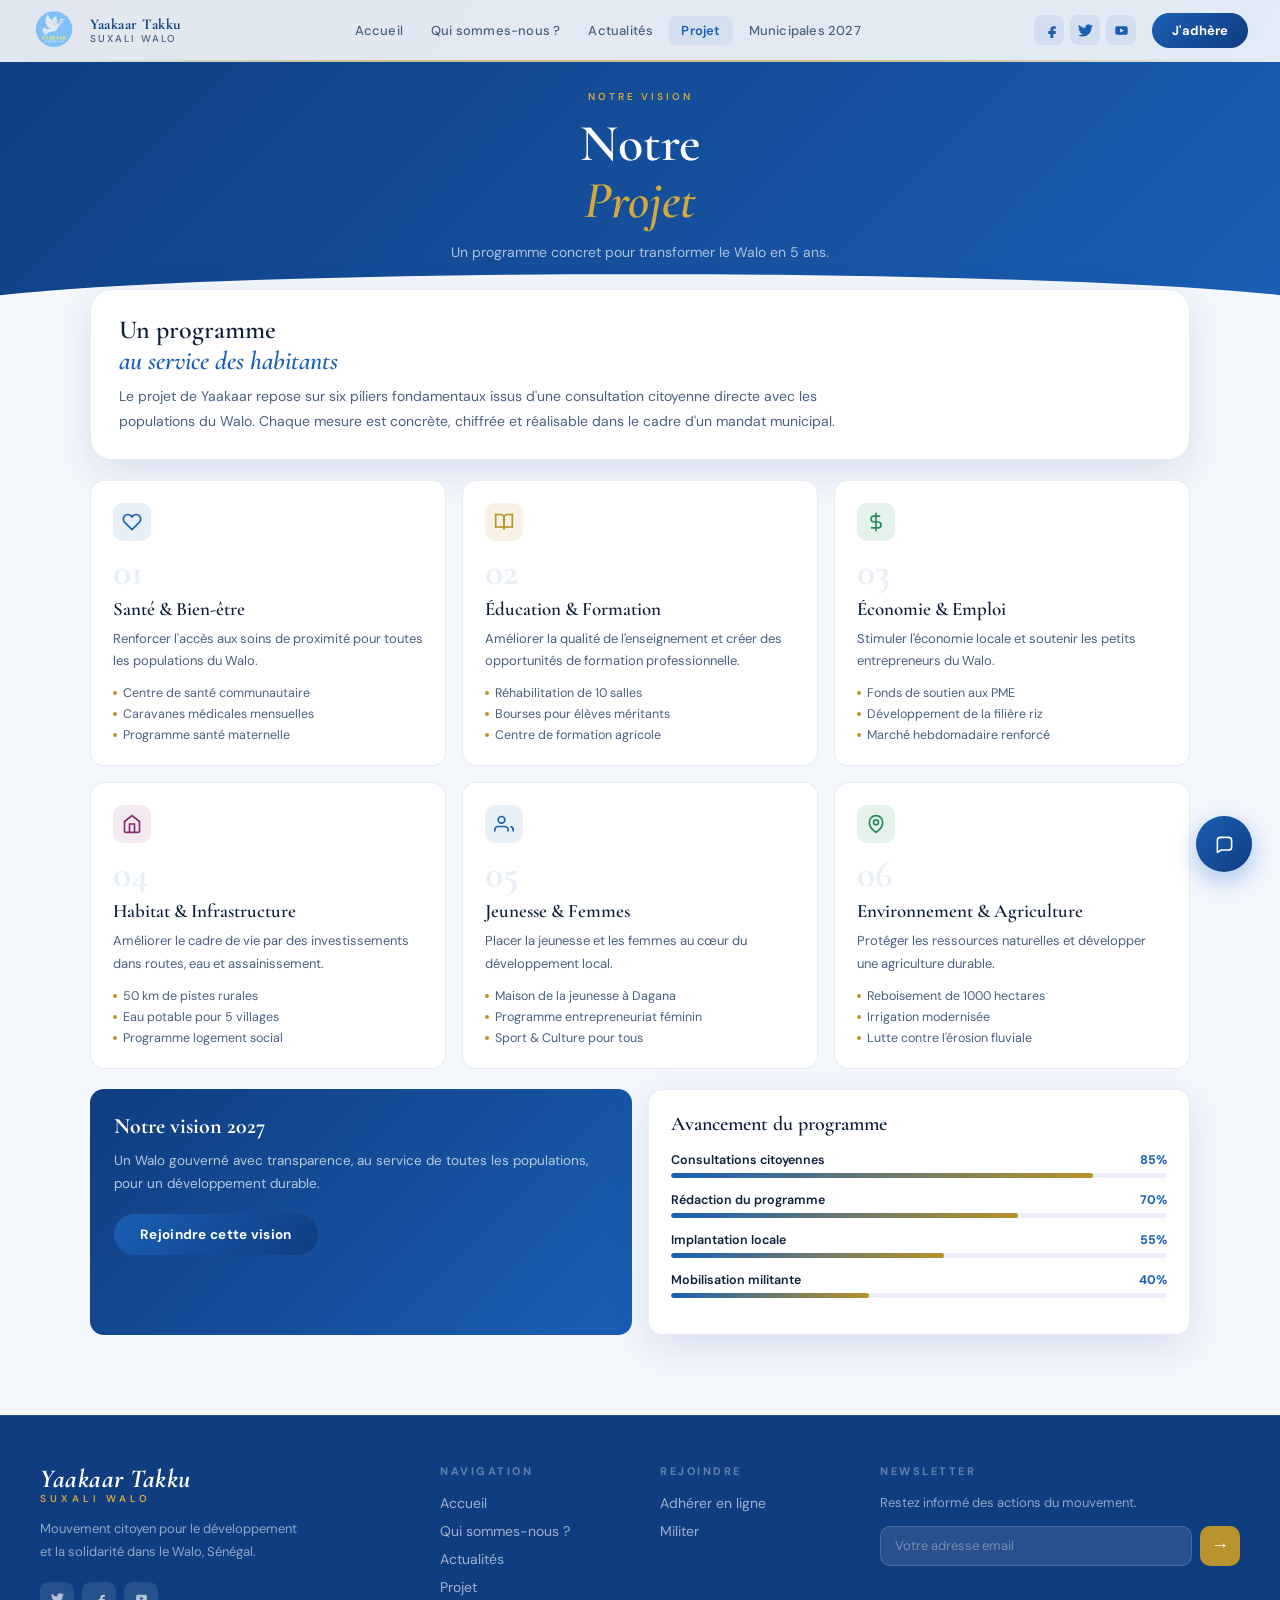
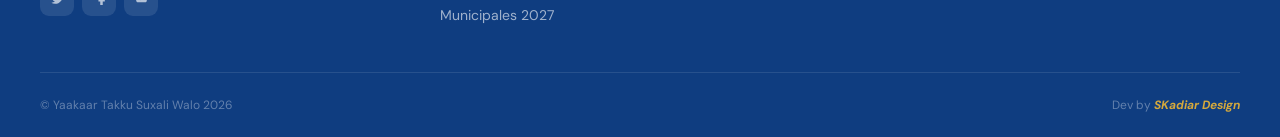
<file: projet.html>
<!DOCTYPE html>
<html lang="fr">
<head>
<meta charset="UTF-8">
<meta name="viewport" content="width=device-width, initial-scale=1.0">
<meta name="description" content="Le programme de Yaakaar pour le Walo — 6 piliers concrets.">
<title>Notre Projet — Yaakaar Takku Suxali Walo</title>
<link rel="stylesheet" href="style.css">
<link rel="preconnect" href="https://fonts.googleapis.com">
<link href="https://fonts.googleapis.com/css2?family=Cormorant+Garamond:ital,wght@0,400;0,600;0,700;1,400;1,600&family=DM+Sans:wght@300;400;500;600&display=swap" rel="stylesheet">
<style>
.page-hero{background:linear-gradient(135deg,var(--blue-dark),var(--blue));padding:90px 32px 44px;text-align:center;position:relative;overflow:hidden;}
.page-hero::after{content:'';position:absolute;bottom:-1px;left:0;right:0;height:36px;background:var(--bg);clip-path:ellipse(55% 100% at 50% 100%);}
.page-hero-inner{max-width:620px;margin:auto;position:relative;z-index:1;}
.page-eyebrow{font-size:10px;font-weight:600;letter-spacing:3px;text-transform:uppercase;color:var(--gold-light);margin-bottom:12px;display:block;}
.page-hero h1{font-family:'Cormorant Garamond',serif;font-size:clamp(32px,5vw,52px);font-weight:600;color:white;line-height:1.1;}
.page-hero h1 em{font-style:italic;color:var(--gold-light);}
.page-hero p{font-size:14px;color:rgba(255,255,255,0.65);margin-top:12px;line-height:1.7;}
.projet-main{background:var(--bg);padding:0 32px 60px;}
.projet-inner{max-width:1100px;margin:0 auto;position:relative;top:-20px;}
.piliers-intro{background:var(--white);border:1px solid var(--border);border-radius:var(--radius-lg);padding:24px 28px;margin-bottom:20px;box-shadow:var(--shadow);}
.piliers-intro h2{font-family:'Cormorant Garamond',serif;font-size:26px;font-weight:600;color:var(--text);margin-bottom:8px;}
.piliers-intro h2 em{font-style:italic;color:var(--blue);}
.piliers-intro p{font-size:14px;color:var(--text-muted);line-height:1.8;max-width:720px;}
.piliers-grid{display:grid;grid-template-columns:repeat(3,1fr);gap:16px;margin-bottom:20px;}
.pilier-card{background:var(--white);border:1px solid var(--border);border-radius:var(--radius);padding:22px;transition:transform 0.25s,border-color 0.25s,box-shadow 0.25s;display:flex;flex-direction:column;}
.pilier-card:hover{transform:translateY(-4px);border-color:rgba(26,95,180,0.2);box-shadow:var(--shadow);}
.pilier-num{font-family:'Cormorant Garamond',serif;font-size:38px;font-weight:700;color:rgba(26,95,180,0.1);line-height:1;margin-bottom:6px;}
.pilier-icon{width:38px;height:38px;border-radius:10px;display:flex;align-items:center;justify-content:center;margin-bottom:12px;}
.pilier-card h3{font-family:'Cormorant Garamond',serif;font-size:19px;font-weight:600;color:var(--text);margin-bottom:8px;}
.pilier-card p{font-size:13px;color:var(--text-muted);line-height:1.75;flex:1;}
.pilier-actions{margin-top:12px;display:flex;flex-direction:column;gap:5px;}
.pilier-action{display:flex;align-items:center;gap:6px;font-size:12.5px;color:var(--text-muted);}
.pilier-action::before{content:'';width:4px;height:4px;border-radius:50%;background:var(--gold);flex-shrink:0;}
.projet-bottom{display:grid;grid-template-columns:1fr 1fr;gap:16px;}
.vision-card{background:linear-gradient(135deg,var(--blue-dark),var(--blue));border-radius:var(--radius);padding:24px;color:white;}
.vision-card h3{font-family:'Cormorant Garamond',serif;font-size:22px;margin-bottom:10px;}
.vision-card p{font-size:13.5px;color:rgba(255,255,255,0.7);line-height:1.75;margin-bottom:18px;}
.progress-card{background:var(--white);border:1px solid var(--border);border-radius:var(--radius);padding:22px;box-shadow:var(--shadow);}
.progress-card h3{font-family:'Cormorant Garamond',serif;font-size:20px;font-weight:600;color:var(--text);margin-bottom:16px;}
.prog-item{margin-bottom:14px;}
.prog-head{display:flex;justify-content:space-between;margin-bottom:5px;}
.prog-label{font-size:12.5px;font-weight:600;color:var(--text);}
.prog-pct{font-size:12.5px;font-weight:700;color:var(--blue);}
.prog-bar{height:5px;background:var(--bg2);border-radius:999px;overflow:hidden;}
.prog-fill{height:100%;border-radius:999px;background:linear-gradient(90deg,var(--blue),var(--gold));}
@media(max-width:900px){.piliers-grid{grid-template-columns:1fr 1fr}.projet-bottom{grid-template-columns:1fr}.projet-main{padding:0 20px 48px}.page-hero{padding:80px 20px 44px}}
@media(max-width:580px){.piliers-grid{grid-template-columns:1fr}}
</style>
</head>
<body>
<header class="header" id="header">
  <div class="header-inner">
    <a href="index.html" class="logo">
      <img src="images/logo1.png" alt="Logo" class="logo-img">
      <div class="logo-text">
        <span class="logo-l1">Yaakaar Takku</span>
        <span class="logo-l2">Suxali Walo</span>
      </div>
    </a>
    <nav class="nav-desktop" id="nav-desktop">
      <ul>
        <li><a href="index.html">Accueil</a></li>
        <li><a href="qui-sommes-nous.html">Qui sommes-nous ?</a></li>
        <li><a href="actualites.html">Actualités</a></li>
        <li><a href="projet.html" class="active">Projet</a></li>
        <li><a href="municipales.html">Municipales 2027</a></li>
      </ul>
    </nav>
    <div class="header-right">
      <div class="socials-mini">
        <a href="https://www.facebook.com/yaakartakkusuxaliwalo" target="_blank" rel="noopener noreferrer" aria-label="Facebook">
          <svg width="15" height="15" viewBox="0 0 24 24"><path d="M21.95 5.005l-3.306-.004c-3.206 0-5.277 2.124-5.277 5.415v2.495H10.05v4.515h3.317l-.004 9.575h4.641l.004-9.575h3.806l-.003-4.514h-3.803v-2.117c0-1.018.268-1.526 1.732-1.526l2.199-.005.006-4.259z" fill="currentColor"/></svg>
        </a>
        <a href="https://x.com/" target="_blank" rel="noopener noreferrer" aria-label="X">
          <svg width="15" height="15" viewBox="0 0 24 24"><path d="M24 4.56a9.83 9.83 0 0 1-2.83.78 4.93 4.93 0 0 0 2.16-2.72c-.95.56-2 .96-3.12 1.19a4.92 4.92 0 0 0-8.38 4.49A13.96 13.96 0 0 1 1.64 3.16a4.92 4.92 0 0 0 1.52 6.57A4.9 4.9 0 0 1 .96 9.1v.06a4.92 4.92 0 0 0 3.95 4.82 4.94 4.94 0 0 1-2.22.08 4.93 4.93 0 0 0 4.6 3.42A9.87 9.87 0 0 1 0 19.54a13.94 13.94 0 0 0 7.56 2.21c9.06 0 14.01-7.51 14.01-14.02 0-.21 0-.42-.02-.63A10 10 0 0 0 24 4.56z" fill="currentColor"/></svg>
        </a>
        <a href="https://www.youtube.com/" target="_blank" rel="noopener noreferrer" aria-label="YouTube">
          <svg width="15" height="15" viewBox="0 0 24 24"><path d="M21.8 8s-.2-1.4-.8-2c-.77-.8-1.63-.81-2.02-.85C16.2 5 12 5 12 5s-4.2 0-6.98.15c-.4.04-1.25.05-2.02.85-.6.6-.8 2-.8 2S2 9.6 2 11.2v1.5c0 1.6.2 3.2.2 3.2s.2 1.4.8 2c.77.8 1.78.77 2.23.85C6.8 18.97 12 19 12 19s4.2 0 6.98-.18c.4-.04 1.25-.05 2.02-.85.6-.6.8-2 .8-2S22 14.3 22 12.7v-1.5C22 9.6 21.8 8 21.8 8zM9.75 15.02V8.98l6.5 3.04-6.5 3z" fill="currentColor"/></svg>
        </a>
      </div>
      <a href="adhesion.html" class="btn-join">J'adhère</a>
      <button class="burger" id="burger" aria-label="Menu">
        <span></span><span></span><span></span>
      </button>
    </div>
  </div>
  <div class="header-line"></div>
</header>

<!-- NAV MOBILE -->
<nav class="nav" id="nav">
  <ul>
    <li><a href="index.html">Accueil</a></li>
    <li><a href="qui-sommes-nous.html">Qui sommes-nous ?</a></li>
    <li><a href="actualites.html">Actualités</a></li>
    <li><a href="projet.html" class="active">Projet</a></li>
    <li><a href="municipales.html">Municipales 2027</a></li>
  </ul>
</nav>
<section class="page-hero">
  <div class="page-hero-inner">
    <span class="page-eyebrow">Notre vision</span>
    <h1>Notre<br><em>Projet</em></h1>
    <p>Un programme concret pour transformer le Walo en 5 ans.</p>
  </div>
</section>
<main class="projet-main">
  <div class="projet-inner">
    <div class="piliers-intro reveal">
      <h2>Un programme<br><em>au service des habitants</em></h2>
      <p>Le projet de Yaakaar repose sur six piliers fondamentaux issus d'une consultation citoyenne directe avec les populations du Walo. Chaque mesure est concrète, chiffrée et réalisable dans le cadre d'un mandat municipal.</p>
    </div>
    <div class="piliers-grid reveal">
      <div class="pilier-card">
        <div class="pilier-icon" style="background:rgba(26,95,180,0.1)"><svg width="20" height="20" viewBox="0 0 24 24" fill="none" stroke="var(--blue)" stroke-width="2"><path d="M20.84 4.61a5.5 5.5 0 0 0-7.78 0L12 5.67l-1.06-1.06a5.5 5.5 0 0 0-7.78 7.78l1.06 1.06L12 21.23l7.78-7.78 1.06-1.06a5.5 5.5 0 0 0 0-7.78z"/></svg></div>
        <div class="pilier-num">01</div>
        <h3>Santé & Bien-être</h3>
        <p>Renforcer l'accès aux soins de proximité pour toutes les populations du Walo.</p>
        <div class="pilier-actions">
          <span class="pilier-action">Centre de santé communautaire</span>
          <span class="pilier-action">Caravanes médicales mensuelles</span>
          <span class="pilier-action">Programme santé maternelle</span>
        </div>
      </div>
      <div class="pilier-card">
        <div class="pilier-icon" style="background:rgba(184,146,42,0.12)"><svg width="20" height="20" viewBox="0 0 24 24" fill="none" stroke="var(--gold)" stroke-width="2"><path d="M2 3h6a4 4 0 0 1 4 4v14a3 3 0 0 0-3-3H2z"/><path d="M22 3h-6a4 4 0 0 0-4 4v14a3 3 0 0 1 3-3h7z"/></svg></div>
        <div class="pilier-num">02</div>
        <h3>Éducation & Formation</h3>
        <p>Améliorer la qualité de l'enseignement et créer des opportunités de formation professionnelle.</p>
        <div class="pilier-actions">
          <span class="pilier-action">Réhabilitation de 10 salles</span>
          <span class="pilier-action">Bourses pour élèves méritants</span>
          <span class="pilier-action">Centre de formation agricole</span>
        </div>
      </div>
      <div class="pilier-card">
        <div class="pilier-icon" style="background:rgba(42,138,94,0.12)"><svg width="20" height="20" viewBox="0 0 24 24" fill="none" stroke="#2a8a5e" stroke-width="2"><line x1="12" y1="1" x2="12" y2="23"/><path d="M17 5H9.5a3.5 3.5 0 0 0 0 7h5a3.5 3.5 0 0 1 0 7H6"/></svg></div>
        <div class="pilier-num">03</div>
        <h3>Économie & Emploi</h3>
        <p>Stimuler l'économie locale et soutenir les petits entrepreneurs du Walo.</p>
        <div class="pilier-actions">
          <span class="pilier-action">Fonds de soutien aux PME</span>
          <span class="pilier-action">Développement de la filière riz</span>
          <span class="pilier-action">Marché hebdomadaire renforcé</span>
        </div>
      </div>
      <div class="pilier-card">
        <div class="pilier-icon" style="background:rgba(138,42,110,0.1)"><svg width="20" height="20" viewBox="0 0 24 24" fill="none" stroke="#8a2a6e" stroke-width="2"><path d="M3 9l9-7 9 7v11a2 2 0 0 1-2 2H5a2 2 0 0 1-2-2z"/><polyline points="9 22 9 12 15 12 15 22"/></svg></div>
        <div class="pilier-num">04</div>
        <h3>Habitat & Infrastructure</h3>
        <p>Améliorer le cadre de vie par des investissements dans routes, eau et assainissement.</p>
        <div class="pilier-actions">
          <span class="pilier-action">50 km de pistes rurales</span>
          <span class="pilier-action">Eau potable pour 5 villages</span>
          <span class="pilier-action">Programme logement social</span>
        </div>
      </div>
      <div class="pilier-card">
        <div class="pilier-icon" style="background:rgba(26,95,180,0.1)"><svg width="20" height="20" viewBox="0 0 24 24" fill="none" stroke="var(--blue)" stroke-width="2"><path d="M17 21v-2a4 4 0 0 0-4-4H5a4 4 0 0 0-4 4v2"/><circle cx="9" cy="7" r="4"/><path d="M23 21v-2a4 4 0 0 0-3-3.87"/></svg></div>
        <div class="pilier-num">05</div>
        <h3>Jeunesse & Femmes</h3>
        <p>Placer la jeunesse et les femmes au cœur du développement local.</p>
        <div class="pilier-actions">
          <span class="pilier-action">Maison de la jeunesse à Dagana</span>
          <span class="pilier-action">Programme entrepreneuriat féminin</span>
          <span class="pilier-action">Sport & Culture pour tous</span>
        </div>
      </div>
      <div class="pilier-card">
        <div class="pilier-icon" style="background:rgba(42,138,94,0.12)"><svg width="20" height="20" viewBox="0 0 24 24" fill="none" stroke="#2a8a5e" stroke-width="2"><path d="M12 22s-8-4.5-8-11.8A8 8 0 0 1 12 2a8 8 0 0 1 8 8.2c0 7.3-8 11.8-8 11.8z"/><circle cx="12" cy="10" r="3"/></svg></div>
        <div class="pilier-num">06</div>
        <h3>Environnement & Agriculture</h3>
        <p>Protéger les ressources naturelles et développer une agriculture durable.</p>
        <div class="pilier-actions">
          <span class="pilier-action">Reboisement de 1000 hectares</span>
          <span class="pilier-action">Irrigation modernisée</span>
          <span class="pilier-action">Lutte contre l'érosion fluviale</span>
        </div>
      </div>
    </div>
    <div class="projet-bottom reveal">
      <div class="vision-card">
        <h3>Notre vision 2027</h3>
        <p>Un Walo gouverné avec transparence, au service de toutes les populations, pour un développement durable.</p>
        <a href="adhesion.html" class="btn-primary">Rejoindre cette vision</a>
      </div>
      <div class="progress-card">
        <h3>Avancement du programme</h3>
        <div class="prog-item">
          <div class="prog-head"><span class="prog-label">Consultations citoyennes</span><span class="prog-pct">85%</span></div>
          <div class="prog-bar"><div class="prog-fill" style="width:85%"></div></div>
        </div>
        <div class="prog-item">
          <div class="prog-head"><span class="prog-label">Rédaction du programme</span><span class="prog-pct">70%</span></div>
          <div class="prog-bar"><div class="prog-fill" style="width:70%"></div></div>
        </div>
        <div class="prog-item">
          <div class="prog-head"><span class="prog-label">Implantation locale</span><span class="prog-pct">55%</span></div>
          <div class="prog-bar"><div class="prog-fill" style="width:55%"></div></div>
        </div>
        <div class="prog-item">
          <div class="prog-head"><span class="prog-label">Mobilisation militante</span><span class="prog-pct">40%</span></div>
          <div class="prog-bar"><div class="prog-fill" style="width:40%"></div></div>
        </div>
      </div>
    </div>
  </div>
</main>
<footer class="footer">
  <div class="footer-inner">
    <div class="footer-brand">
       <div class="footer-logo-text">
        <span class="footer-logo-main">Yaakaar Takku</span>
        <span class="footer-logo-sub">Suxali Walo</span>
      </div>
      <p>Mouvement citoyen pour le développement et la solidarité dans le Walo, Sénégal.</p>
      <div class="footer-socials">
        <a href="https://x.com/" target="_blank" rel="noopener noreferrer" aria-label="X"><svg width="13" height="13" viewBox="0 0 24 24"><path d="M24 4.56a9.83 9.83 0 0 1-2.83.78 4.93 4.93 0 0 0 2.16-2.72c-.95.56-2 .96-3.12 1.19a4.92 4.92 0 0 0-8.38 4.49A13.96 13.96 0 0 1 1.64 3.16a4.92 4.92 0 0 0 1.52 6.57A4.9 4.9 0 0 1 .96 9.1v.06a4.92 4.92 0 0 0 3.95 4.82 4.94 4.94 0 0 1-2.22.08 4.93 4.93 0 0 0 4.6 3.42A9.87 9.87 0 0 1 0 19.54a13.94 13.94 0 0 0 7.56 2.21c9.06 0 14.01-7.51 14.01-14.02 0-.21 0-.42-.02-.63A10 10 0 0 0 24 4.56z" fill="currentColor"/></svg></a>
        <a href="https://www.facebook.com/yaakartakkusuxaliwalo" target="_blank" rel="noopener noreferrer" aria-label="Facebook"><svg width="13" height="13" viewBox="0 0 24 24"><path d="M21.95 5.005l-3.306-.004c-3.206 0-5.277 2.124-5.277 5.415v2.495H10.05v4.515h3.317l-.004 9.575h4.641l.004-9.575h3.806l-.003-4.514h-3.803v-2.117c0-1.018.268-1.526 1.732-1.526l2.199-.005.006-4.259z" fill="currentColor"/></svg></a>
        <a href="https://www.youtube.com/" target="_blank" rel="noopener noreferrer" aria-label="YouTube"><svg width="13" height="13" viewBox="0 0 24 24"><path d="M21.8 8s-.2-1.4-.8-2c-.77-.8-1.63-.81-2.02-.85C16.2 5 12 5 12 5s-4.2 0-6.98.15c-.4.04-1.25.05-2.02.85-.6.6-.8 2-.8 2S2 9.6 2 11.2v1.5c0 1.6.2 3.2.2 3.2s.2 1.4.8 2c.77.8 1.78.77 2.23.85C6.8 18.97 12 19 12 19s4.2 0 6.98-.18c.4-.04 1.25-.05 2.02-.85.6-.6.8-2 .8-2S22 14.3 22 12.7v-1.5C22 9.6 21.8 8 21.8 8zM9.75 15.02V8.98l6.5 3.04-6.5 3z" fill="currentColor"/></svg></a>
      </div>
    </div>
    <div class="footer-nav">
      <h4>Navigation</h4>
      <ul>
        <li><a href="index.html">Accueil</a></li>
        <li><a href="qui-sommes-nous.html">Qui sommes-nous ?</a></li>
        <li><a href="actualites.html">Actualités</a></li>
        <li><a href="projet.html">Projet</a></li>
        <li><a href="municipales.html">Municipales 2027</a></li>
      </ul>
    </div>
    <div class="footer-nav">
      <h4>Rejoindre</h4>
      <ul>
        <li><a href="adhesion.html">Adhérer en ligne</a></li>
        <li><a href="adhesion.html">Militer</a></li>
      </ul>
    </div>
    <div class="footer-newsletter">
      <h4>Newsletter</h4>
      <p>Restez informé des actions du mouvement.</p>
      <form class="nl-form" onsubmit="return false">
        <input type="email" placeholder="Votre adresse email" required>
        <button type="submit">&#8594;</button>
      </form>
    </div>
  </div>
  <div class="footer-bottom">
    <span>&#169; Yaakaar Takku Suxali Walo 2026</span>
    <span class="dev-by">Dev by <strong>SKadiar Design</strong></span>
  </div>
</footer>
<div class="float-widget" id="floatWidget">
  <div class="float-menu" id="floatMenu">
    <a href="https://wa.me/221785457329" target="_blank" rel="noopener noreferrer" class="float-item wa">
      <svg width="15" height="15" viewBox="0 0 24 24" fill="currentColor"><path d="M17.472 14.382c-.297-.149-1.758-.867-2.03-.967-.273-.099-.471-.148-.67.15-.197.297-.767.966-.94 1.164-.173.199-.347.223-.644.075-.297-.15-1.255-.463-2.39-1.475-.883-.788-1.48-1.761-1.653-2.059-.173-.297-.018-.458.13-.606.134-.133.298-.347.446-.52.149-.174.198-.298.298-.497.099-.198.05-.371-.025-.52-.075-.149-.669-1.612-.916-2.207-.242-.579-.487-.5-.669-.51-.173-.008-.371-.01-.57-.01-.198 0-.52.074-.792.372-.272.297-1.04 1.016-1.04 2.479 0 1.462 1.065 2.875 1.213 3.074.149.198 2.096 3.2 5.077 4.487.709.306 1.262.489 1.694.625.712.227 1.36.195 1.871.118.571-.085 1.758-.719 2.006-1.413.248-.694.248-1.289.173-1.413-.074-.124-.272-.198-.57-.347m-5.421 7.403h-.004a9.87 9.87 0 01-5.031-1.378l-.361-.214-3.741.982.998-3.648-.235-.374a9.86 9.86 0 01-1.51-5.26c.001-5.45 4.436-9.884 9.888-9.884 2.64 0 5.122 1.03 6.988 2.898a9.825 9.825 0 012.893 6.994c-.003 5.45-4.437 9.884-9.885 9.884m8.413-18.297A11.815 11.815 0 0012.05 0C5.495 0 .16 5.335.157 11.892c0 2.096.547 4.142 1.588 5.945L.057 24l6.305-1.654a11.882 11.882 0 005.683 1.448h.005c6.554 0 11.890-5.335 11.893-11.893a11.821 11.821 0 00-3.48-8.413z"/></svg>
      WhatsApp
    </a>
    <a href="mailto:contact@yaakaar-walo.sn" class="float-item mail">
      <svg width="15" height="15" viewBox="0 0 24 24" fill="none" stroke="currentColor" stroke-width="2"><rect x="2" y="4" width="20" height="16" rx="2"/><path d="m2 7 10 8 10-8"/></svg>
      Email
    </a>
    <a href="tel:+221785457329" class="float-item phone">
      <svg width="15" height="15" viewBox="0 0 24 24" fill="none" stroke="currentColor" stroke-width="2"><path d="M22 16.92v3a2 2 0 01-2.18 2 19.79 19.79 0 01-8.63-3.07A19.5 19.5 0 013.07 9.81 19.79 19.79 0 01.06 1.22 2 2 0 012.03 0h3a2 2 0 012 1.72 12.84 12.84 0 00.7 2.81 2 2 0 01-.45 2.11L6.09 7.91a16 16 0 006 6l1.27-1.27a2 2 0 012.11-.45 12.84 12.84 0 002.81.7A2 2 0 0122 16.92z"/></svg>
      Appel
    </a>
  </div>
  <button class="float-btn" id="floatToggle" aria-label="Contact">
    <svg width="19" height="19" viewBox="0 0 24 24" fill="none" stroke="white" stroke-width="2" stroke-linecap="round" stroke-linejoin="round" class="icon-chat"><path d="M21 15a4 4 0 0 1-4 4H8l-5 3V7a4 4 0 0 1 4-4h10a4 4 0 0 1 4 4z"/></svg>
    <svg width="19" height="19" viewBox="0 0 24 24" fill="none" stroke="white" stroke-width="2.5" stroke-linecap="round" class="icon-close" style="display:none"><path d="M18 6L6 18M6 6l12 12"/></svg>
  </button>
</div>
<script>
document.addEventListener('DOMContentLoaded', function() {
  var header = document.getElementById('header');
  window.addEventListener('scroll', function() { header.classList.toggle('scrolled', scrollY > 20); }, { passive: true });
  var burger = document.getElementById('burger');
  var nav = document.getElementById('nav');
  if (burger) burger.addEventListener('click', function() {
    burger.classList.toggle('open');
    nav.classList.toggle('open');
    document.body.style.overflow = nav.classList.contains('open') ? 'hidden' : '';
  });
  var obs = new IntersectionObserver(function(entries) {
    entries.forEach(function(e) { if (e.isIntersecting) e.target.classList.add('visible'); });
  }, { threshold: 0.1 });
  document.querySelectorAll('.reveal').forEach(function(el) { obs.observe(el); });
  var fw = document.getElementById('floatWidget');
  var ft = document.getElementById('floatToggle');
  if (ft) ft.addEventListener('click', function() {
    fw.classList.toggle('open');
    var o = fw.classList.contains('open');
    ft.querySelector('.icon-chat').style.display = o ? 'none' : '';
    ft.querySelector('.icon-close').style.display = o ? '' : 'none';
  });
});
</script>

</body>
</html>
</file>
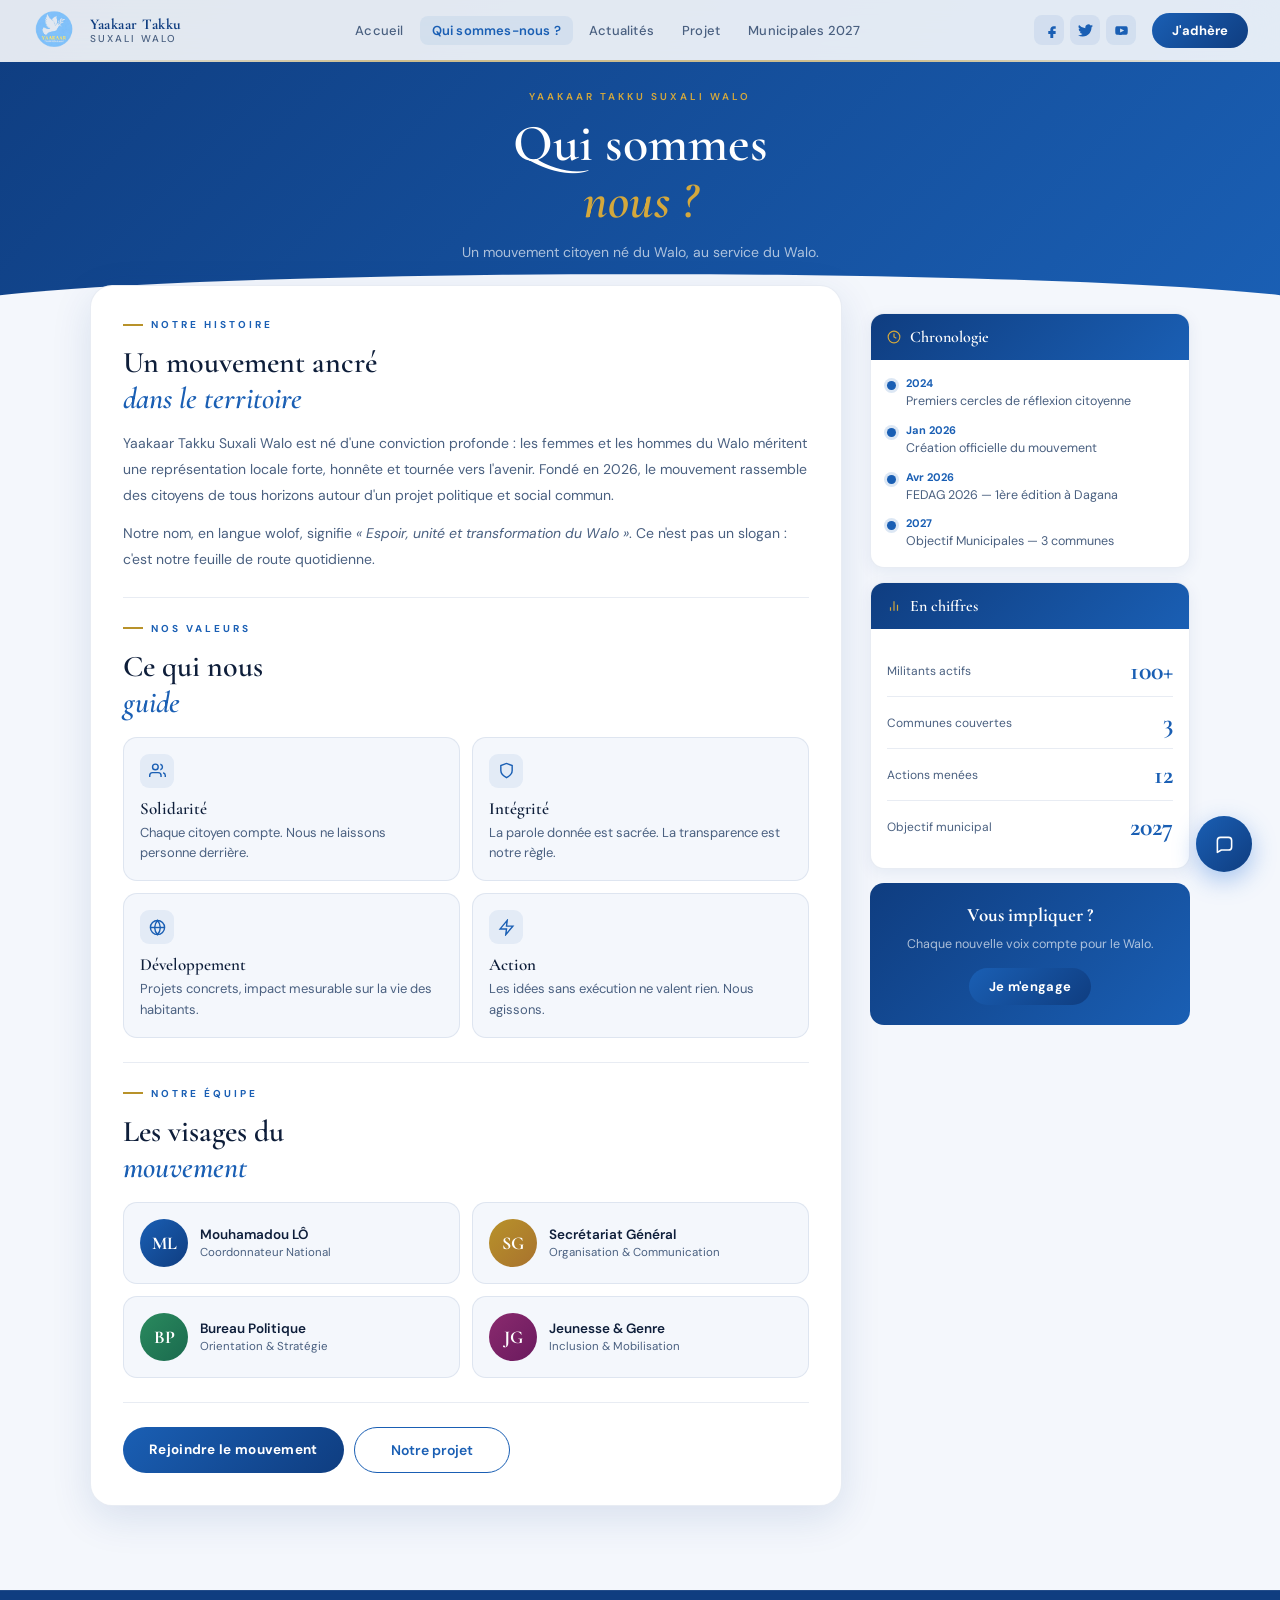
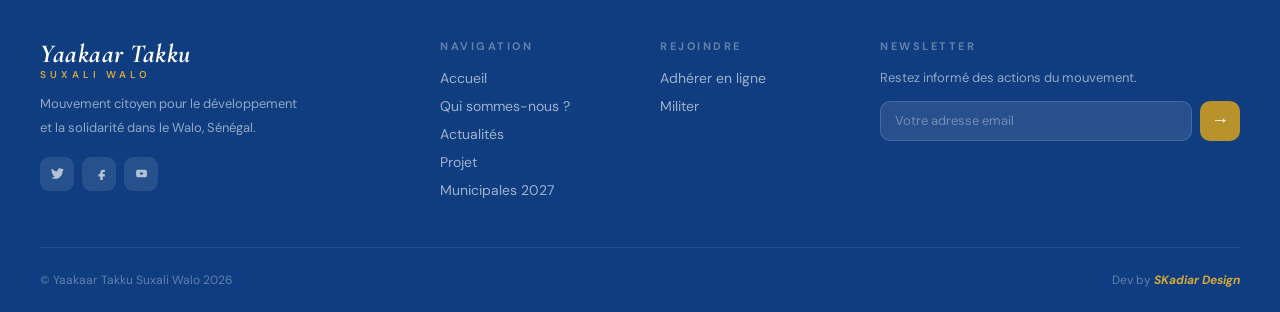
<file: qui-sommes-nous.html>
<!DOCTYPE html>
<html lang="fr">
<head>
<meta charset="UTF-8">
<meta name="viewport" content="width=device-width, initial-scale=1.0">
<meta name="description" content="Découvrez le mouvement Yaakaar Takku Suxali Walo — histoire, valeurs, équipe.">
<title>Qui sommes-nous — Yaakaar Takku Suxali Walo</title>
<link rel="stylesheet" href="style.css">
<link rel="preconnect" href="https://fonts.googleapis.com">
<link href="https://fonts.googleapis.com/css2?family=Cormorant+Garamond:ital,wght@0,400;0,600;0,700;1,400;1,600&family=DM+Sans:wght@300;400;500;600&display=swap" rel="stylesheet">
<style>
.page-hero{background:linear-gradient(135deg,var(--blue-dark),var(--blue));padding:90px 32px 44px;text-align:center;position:relative;overflow:hidden;}
.page-hero::after{content:'';position:absolute;bottom:-1px;left:0;right:0;height:36px;background:var(--bg);clip-path:ellipse(55% 100% at 50% 100%);}
.page-hero-inner{max-width:620px;margin:auto;position:relative;z-index:1;}
.page-eyebrow{font-size:10px;font-weight:600;letter-spacing:3px;text-transform:uppercase;color:var(--gold-light);margin-bottom:12px;display:block;}
.page-hero h1{font-family:'Cormorant Garamond',serif;font-size:clamp(32px,5vw,52px);font-weight:600;color:white;line-height:1.1;}
.page-hero h1 em{font-style:italic;color:var(--gold-light);}
.page-hero p{font-size:14px;color:rgba(255,255,255,0.65);margin-top:12px;line-height:1.7;}
.page-main{background:var(--bg);padding:0 32px 60px;}
.page-grid{max-width:1100px;margin:0 auto;display:grid;grid-template-columns:1fr 320px;gap:28px;align-items:start;}
.page-content{background:var(--white);border:1px solid var(--border);border-radius:var(--radius-lg);padding:32px;box-shadow:var(--shadow);position:relative;top:-24px;}
.page-section-label{font-size:10px;font-weight:700;letter-spacing:3px;text-transform:uppercase;color:var(--blue);margin-bottom:14px;display:flex;align-items:center;gap:8px;}
.page-section-label::before{content:'';width:20px;height:2px;background:var(--gold);display:block;}
.page-content h2{font-family:'Cormorant Garamond',serif;font-size:30px;font-weight:600;color:var(--text);margin-bottom:14px;line-height:1.2;}
.page-content h2 em{font-style:italic;color:var(--blue);}
.page-content p{font-size:14px;color:var(--text-muted);line-height:1.85;margin-bottom:12px;}
.content-divider{height:1px;background:var(--border);margin:24px 0;}
.values-grid{display:grid;grid-template-columns:1fr 1fr;gap:12px;margin-top:16px;}
.value-card{background:var(--bg);border:1px solid var(--border);border-radius:var(--radius);padding:16px;transition:border-color 0.2s;}
.value-card:hover{border-color:rgba(26,95,180,0.2);}
.value-icon{width:34px;height:34px;border-radius:9px;background:rgba(26,95,180,0.08);display:flex;align-items:center;justify-content:center;margin-bottom:10px;}
.value-icon svg{color:var(--blue);}
.value-card h4{font-family:'Cormorant Garamond',serif;font-size:17px;font-weight:600;color:var(--text);margin-bottom:4px;}
.value-card p{font-size:13px;color:var(--text-muted);line-height:1.6;margin:0;}
.team-grid{display:grid;grid-template-columns:1fr 1fr;gap:12px;margin-top:16px;}
.team-card{background:var(--bg);border:1px solid var(--border);border-radius:var(--radius);padding:16px;display:flex;align-items:center;gap:12px;}
.team-avatar{width:48px;height:48px;border-radius:50%;background:linear-gradient(135deg,var(--blue),var(--blue-dark));display:flex;align-items:center;justify-content:center;font-family:'Cormorant Garamond',serif;font-size:18px;font-weight:700;color:white;flex-shrink:0;}
.team-name{font-weight:600;font-size:13.5px;color:var(--text);}
.team-role{font-size:11.5px;color:var(--text-muted);margin-top:2px;}
.page-sidebar{display:flex;flex-direction:column;gap:14px;padding-top:4px;}
.side-card{background:var(--white);border:1px solid var(--border);border-radius:var(--radius);overflow:hidden;box-shadow:0 4px 16px rgba(15,61,128,0.07);}
.side-card-head{background:linear-gradient(135deg,var(--blue-dark),var(--blue));padding:13px 16px;display:flex;align-items:center;gap:9px;}
.side-card-head svg{color:var(--gold-light);}
.side-card-head h4{font-family:'Cormorant Garamond',serif;font-size:16px;font-weight:600;color:white;}
.side-card-body{padding:16px;}
.timeline{display:flex;flex-direction:column;gap:12px;}
.tl-item{display:flex;gap:10px;align-items:flex-start;}
.tl-dot{width:9px;height:9px;border-radius:50%;background:var(--blue);flex-shrink:0;margin-top:5px;box-shadow:0 0 0 3px rgba(26,95,180,0.15);}
.tl-year{font-size:11px;font-weight:700;color:var(--blue);margin-bottom:2px;}
.tl-text{font-size:12.5px;color:var(--text-muted);line-height:1.5;}
.chiffres{display:flex;flex-direction:column;}
.chiffre-item{display:flex;align-items:center;justify-content:space-between;padding:10px 0;border-bottom:1px solid var(--border);}
.chiffre-item:last-child{border-bottom:none;}
.chiffre-num{font-family:'Cormorant Garamond',serif;font-size:26px;font-weight:700;color:var(--blue);}
.chiffre-label{font-size:12px;color:var(--text-muted);}
.cta-card{background:linear-gradient(135deg,var(--blue-dark),var(--blue));border-radius:var(--radius);padding:20px;color:white;text-align:center;}
.cta-card h4{font-family:'Cormorant Garamond',serif;font-size:19px;margin-bottom:8px;}
.cta-card p{font-size:12.5px;color:rgba(255,255,255,0.65);margin-bottom:14px;line-height:1.6;}
.btn-row{display:flex;gap:10px;flex-wrap:wrap;margin-top:16px;}
@media(max-width:900px){.page-grid{grid-template-columns:1fr}.values-grid,.team-grid{grid-template-columns:1fr}.page-main{padding:0 20px 48px}.page-hero{padding:80px 20px 44px}}
</style>
</head>
<body>
<header class="header" id="header">
  <div class="header-inner">
    <a href="index.html" class="logo">
      <img src="images/logo1.png" alt="Logo" class="logo-img">
      <div class="logo-text">
        <span class="logo-l1">Yaakaar Takku</span>
        <span class="logo-l2">Suxali Walo</span>
      </div>
    </a>
    <nav class="nav-desktop" id="nav-desktop">
      <ul>
        <li><a href="index.html">Accueil</a></li>
        <li><a href="qui-sommes-nous.html" class="active">Qui sommes-nous ?</a></li>
        <li><a href="actualites.html">Actualités</a></li>
        <li><a href="projet.html">Projet</a></li>
        <li><a href="municipales.html">Municipales 2027</a></li>
      </ul>
    </nav>
    <div class="header-right">
      <div class="socials-mini">
        <a href="https://www.facebook.com/yaakartakkusuxaliwalo" target="_blank" rel="noopener noreferrer" aria-label="Facebook">
          <svg width="15" height="15" viewBox="0 0 24 24"><path d="M21.95 5.005l-3.306-.004c-3.206 0-5.277 2.124-5.277 5.415v2.495H10.05v4.515h3.317l-.004 9.575h4.641l.004-9.575h3.806l-.003-4.514h-3.803v-2.117c0-1.018.268-1.526 1.732-1.526l2.199-.005.006-4.259z" fill="currentColor"/></svg>
        </a>
        <a href="https://x.com/" target="_blank" rel="noopener noreferrer" aria-label="X">
          <svg width="15" height="15" viewBox="0 0 24 24"><path d="M24 4.56a9.83 9.83 0 0 1-2.83.78 4.93 4.93 0 0 0 2.16-2.72c-.95.56-2 .96-3.12 1.19a4.92 4.92 0 0 0-8.38 4.49A13.96 13.96 0 0 1 1.64 3.16a4.92 4.92 0 0 0 1.52 6.57A4.9 4.9 0 0 1 .96 9.1v.06a4.92 4.92 0 0 0 3.95 4.82 4.94 4.94 0 0 1-2.22.08 4.93 4.93 0 0 0 4.6 3.42A9.87 9.87 0 0 1 0 19.54a13.94 13.94 0 0 0 7.56 2.21c9.06 0 14.01-7.51 14.01-14.02 0-.21 0-.42-.02-.63A10 10 0 0 0 24 4.56z" fill="currentColor"/></svg>
        </a>
        <a href="https://www.youtube.com/" target="_blank" rel="noopener noreferrer" aria-label="YouTube">
          <svg width="15" height="15" viewBox="0 0 24 24"><path d="M21.8 8s-.2-1.4-.8-2c-.77-.8-1.63-.81-2.02-.85C16.2 5 12 5 12 5s-4.2 0-6.98.15c-.4.04-1.25.05-2.02.85-.6.6-.8 2-.8 2S2 9.6 2 11.2v1.5c0 1.6.2 3.2.2 3.2s.2 1.4.8 2c.77.8 1.78.77 2.23.85C6.8 18.97 12 19 12 19s4.2 0 6.98-.18c.4-.04 1.25-.05 2.02-.85.6-.6.8-2 .8-2S22 14.3 22 12.7v-1.5C22 9.6 21.8 8 21.8 8zM9.75 15.02V8.98l6.5 3.04-6.5 3z" fill="currentColor"/></svg>
        </a>
      </div>
      <a href="adhesion.html" class="btn-join">J'adhère</a>
      <button class="burger" id="burger" aria-label="Menu">
        <span></span><span></span><span></span>
      </button>
    </div>
  </div>
  <div class="header-line"></div>
</header>

<!-- NAV MOBILE -->
<nav class="nav" id="nav">
  <ul>
    <li><a href="index.html">Accueil</a></li>
    <li><a href="qui-sommes-nous.html" class="active">Qui sommes-nous ?</a></li>
    <li><a href="actualites.html">Actualités</a></li>
    <li><a href="projet.html">Projet</a></li>
    <li><a href="municipales.html">Municipales 2027</a></li>
  </ul>
</nav>
<section class="page-hero">
  <div class="page-hero-inner">
    <span class="page-eyebrow">Yaakaar Takku Suxali Walo</span>
    <h1>Qui sommes<br><em>nous ?</em></h1>
    <p>Un mouvement citoyen né du Walo, au service du Walo.</p>
  </div>
</section>
<main class="page-main">
  <div class="page-grid">
    <div class="page-content reveal">
      <div class="page-section-label">Notre histoire</div>
      <h2>Un mouvement ancré<br><em>dans le territoire</em></h2>
      <p>Yaakaar Takku Suxali Walo est né d'une conviction profonde : les femmes et les hommes du Walo méritent une représentation locale forte, honnête et tournée vers l'avenir. Fondé en 2026, le mouvement rassemble des citoyens de tous horizons autour d'un projet politique et social commun.</p>
      <p>Notre nom, en langue wolof, signifie <em>« Espoir, unité et transformation du Walo »</em>. Ce n'est pas un slogan : c'est notre feuille de route quotidienne.</p>
      <div class="content-divider"></div>
      <div class="page-section-label">Nos valeurs</div>
      <h2>Ce qui nous<br><em>guide</em></h2>
      <div class="values-grid">
        <div class="value-card">
          <div class="value-icon"><svg width="17" height="17" viewBox="0 0 24 24" fill="none" stroke="currentColor" stroke-width="2"><path d="M17 21v-2a4 4 0 0 0-4-4H5a4 4 0 0 0-4 4v2"/><circle cx="9" cy="7" r="4"/><path d="M23 21v-2a4 4 0 0 0-3-3.87"/><path d="M16 3.13a4 4 0 0 1 0 7.75"/></svg></div>
          <h4>Solidarité</h4>
          <p>Chaque citoyen compte. Nous ne laissons personne derrière.</p>
        </div>
        <div class="value-card">
          <div class="value-icon"><svg width="17" height="17" viewBox="0 0 24 24" fill="none" stroke="currentColor" stroke-width="2"><path d="M12 22s8-4 8-10V5l-8-3-8 3v7c0 6 8 10 8 10z"/></svg></div>
          <h4>Intégrité</h4>
          <p>La parole donnée est sacrée. La transparence est notre règle.</p>
        </div>
        <div class="value-card">
          <div class="value-icon"><svg width="17" height="17" viewBox="0 0 24 24" fill="none" stroke="currentColor" stroke-width="2"><circle cx="12" cy="12" r="10"/><line x1="2" y1="12" x2="22" y2="12"/><path d="M12 2a15.3 15.3 0 0 1 4 10 15.3 15.3 0 0 1-4 10 15.3 15.3 0 0 1-4-10 15.3 15.3 0 0 1 4-10z"/></svg></div>
          <h4>Développement</h4>
          <p>Projets concrets, impact mesurable sur la vie des habitants.</p>
        </div>
        <div class="value-card">
          <div class="value-icon"><svg width="17" height="17" viewBox="0 0 24 24" fill="none" stroke="currentColor" stroke-width="2"><polygon points="13 2 3 14 12 14 11 22 21 10 12 10 13 2"/></svg></div>
          <h4>Action</h4>
          <p>Les idées sans exécution ne valent rien. Nous agissons.</p>
        </div>
      </div>
      <div class="content-divider"></div>
      <div class="page-section-label">Notre équipe</div>
      <h2>Les visages du<br><em>mouvement</em></h2>
      <div class="team-grid">
        <div class="team-card">
          <div class="team-avatar">ML</div>
          <div><div class="team-name">Mouhamadou LÔ</div><div class="team-role">Coordonnateur National</div></div>
        </div>
        <div class="team-card">
          <div class="team-avatar" style="background:linear-gradient(135deg,var(--gold),#a8722e)">SG</div>
          <div><div class="team-name">Secrétariat Général</div><div class="team-role">Organisation & Communication</div></div>
        </div>
        <div class="team-card">
          <div class="team-avatar" style="background:linear-gradient(135deg,#2a8a5e,#1a6a4e)">BP</div>
          <div><div class="team-name">Bureau Politique</div><div class="team-role">Orientation & Stratégie</div></div>
        </div>
        <div class="team-card">
          <div class="team-avatar" style="background:linear-gradient(135deg,#8a2a6e,#6a1a5e)">JG</div>
          <div><div class="team-name">Jeunesse & Genre</div><div class="team-role">Inclusion & Mobilisation</div></div>
        </div>
      </div>
      <div class="content-divider"></div>
      <div class="btn-row">
        <a href="adhesion.html" class="btn-primary">Rejoindre le mouvement</a>
        <a href="projet.html" class="btn-outline">Notre projet</a>
      </div>
    </div>
    <div class="page-sidebar">
      <div class="side-card reveal">
        <div class="side-card-head">
          <svg width="14" height="14" viewBox="0 0 24 24" fill="none" stroke="currentColor" stroke-width="2"><circle cx="12" cy="12" r="10"/><polyline points="12 6 12 12 16 14"/></svg>
          <h4>Chronologie</h4>
        </div>
        <div class="side-card-body">
          <div class="timeline">
            <div class="tl-item"><div class="tl-dot"></div><div><div class="tl-year">2024</div><div class="tl-text">Premiers cercles de réflexion citoyenne</div></div></div>
            <div class="tl-item"><div class="tl-dot"></div><div><div class="tl-year">Jan 2026</div><div class="tl-text">Création officielle du mouvement</div></div></div>
            <div class="tl-item"><div class="tl-dot"></div><div><div class="tl-year">Avr 2026</div><div class="tl-text">FEDAG 2026 — 1ère édition à Dagana</div></div></div>
            <div class="tl-item"><div class="tl-dot"></div><div><div class="tl-year">2027</div><div class="tl-text">Objectif Municipales — 3 communes</div></div></div>
          </div>
        </div>
      </div>
      <div class="side-card reveal">
        <div class="side-card-head">
          <svg width="14" height="14" viewBox="0 0 24 24" fill="none" stroke="currentColor" stroke-width="2"><line x1="18" y1="20" x2="18" y2="10"/><line x1="12" y1="20" x2="12" y2="4"/><line x1="6" y1="20" x2="6" y2="14"/></svg>
          <h4>En chiffres</h4>
        </div>
        <div class="side-card-body">
          <div class="chiffres">
            <div class="chiffre-item"><span class="chiffre-label">Militants actifs</span><span class="chiffre-num">100+</span></div>
            <div class="chiffre-item"><span class="chiffre-label">Communes couvertes</span><span class="chiffre-num">3</span></div>
            <div class="chiffre-item"><span class="chiffre-label">Actions menées</span><span class="chiffre-num">12</span></div>
            <div class="chiffre-item"><span class="chiffre-label">Objectif municipal</span><span class="chiffre-num">2027</span></div>
          </div>
        </div>
      </div>
      <div class="cta-card reveal">
        <h4>Vous impliquer ?</h4>
        <p>Chaque nouvelle voix compte pour le Walo.</p>
        <a href="adhesion.html" class="btn-primary" style="font-size:13px;padding:10px 20px;">Je m'engage</a>
      </div>
    </div>
  </div>
</main>
<footer class="footer">
  <div class="footer-inner">
    <div class="footer-brand">
       <div class="footer-logo-text">
        <span class="footer-logo-main">Yaakaar Takku</span>
        <span class="footer-logo-sub">Suxali Walo</span>
      </div>
      <p>Mouvement citoyen pour le développement et la solidarité dans le Walo, Sénégal.</p>
      <div class="footer-socials">
        <a href="https://x.com/" target="_blank" rel="noopener noreferrer" aria-label="X"><svg width="13" height="13" viewBox="0 0 24 24"><path d="M24 4.56a9.83 9.83 0 0 1-2.83.78 4.93 4.93 0 0 0 2.16-2.72c-.95.56-2 .96-3.12 1.19a4.92 4.92 0 0 0-8.38 4.49A13.96 13.96 0 0 1 1.64 3.16a4.92 4.92 0 0 0 1.52 6.57A4.9 4.9 0 0 1 .96 9.1v.06a4.92 4.92 0 0 0 3.95 4.82 4.94 4.94 0 0 1-2.22.08 4.93 4.93 0 0 0 4.6 3.42A9.87 9.87 0 0 1 0 19.54a13.94 13.94 0 0 0 7.56 2.21c9.06 0 14.01-7.51 14.01-14.02 0-.21 0-.42-.02-.63A10 10 0 0 0 24 4.56z" fill="currentColor"/></svg></a>
        <a href="https://www.facebook.com/yaakartakkusuxaliwalo" target="_blank" rel="noopener noreferrer" aria-label="Facebook"><svg width="13" height="13" viewBox="0 0 24 24"><path d="M21.95 5.005l-3.306-.004c-3.206 0-5.277 2.124-5.277 5.415v2.495H10.05v4.515h3.317l-.004 9.575h4.641l.004-9.575h3.806l-.003-4.514h-3.803v-2.117c0-1.018.268-1.526 1.732-1.526l2.199-.005.006-4.259z" fill="currentColor"/></svg></a>
        <a href="https://www.youtube.com/" target="_blank" rel="noopener noreferrer" aria-label="YouTube"><svg width="13" height="13" viewBox="0 0 24 24"><path d="M21.8 8s-.2-1.4-.8-2c-.77-.8-1.63-.81-2.02-.85C16.2 5 12 5 12 5s-4.2 0-6.98.15c-.4.04-1.25.05-2.02.85-.6.6-.8 2-.8 2S2 9.6 2 11.2v1.5c0 1.6.2 3.2.2 3.2s.2 1.4.8 2c.77.8 1.78.77 2.23.85C6.8 18.97 12 19 12 19s4.2 0 6.98-.18c.4-.04 1.25-.05 2.02-.85.6-.6.8-2 .8-2S22 14.3 22 12.7v-1.5C22 9.6 21.8 8 21.8 8zM9.75 15.02V8.98l6.5 3.04-6.5 3z" fill="currentColor"/></svg></a>
      </div>
    </div>
    <div class="footer-nav">
      <h4>Navigation</h4>
      <ul>
        <li><a href="index.html">Accueil</a></li>
        <li><a href="qui-sommes-nous.html">Qui sommes-nous ?</a></li>
        <li><a href="actualites.html">Actualités</a></li>
        <li><a href="projet.html">Projet</a></li>
        <li><a href="municipales.html">Municipales 2027</a></li>
      </ul>
    </div>
    <div class="footer-nav">
      <h4>Rejoindre</h4>
      <ul>
        <li><a href="adhesion.html">Adhérer en ligne</a></li>
        <li><a href="adhesion.html">Militer</a></li>
      </ul>
    </div>
    <div class="footer-newsletter">
      <h4>Newsletter</h4>
      <p>Restez informé des actions du mouvement.</p>
      <form class="nl-form" onsubmit="return false">
        <input type="email" placeholder="Votre adresse email" required>
        <button type="submit">&#8594;</button>
      </form>
    </div>
  </div>
  <div class="footer-bottom">
    <span>&#169; Yaakaar Takku Suxali Walo 2026</span>
    <span class="dev-by">Dev by <strong>SKadiar Design</strong></span>
  </div>
</footer>
<div class="float-widget" id="floatWidget">
  <div class="float-menu" id="floatMenu">
    <a href="https://wa.me/221785457329" target="_blank" rel="noopener noreferrer" class="float-item wa">
      <svg width="15" height="15" viewBox="0 0 24 24" fill="currentColor"><path d="M17.472 14.382c-.297-.149-1.758-.867-2.03-.967-.273-.099-.471-.148-.67.15-.197.297-.767.966-.94 1.164-.173.199-.347.223-.644.075-.297-.15-1.255-.463-2.39-1.475-.883-.788-1.48-1.761-1.653-2.059-.173-.297-.018-.458.13-.606.134-.133.298-.347.446-.52.149-.174.198-.298.298-.497.099-.198.05-.371-.025-.52-.075-.149-.669-1.612-.916-2.207-.242-.579-.487-.5-.669-.51-.173-.008-.371-.01-.57-.01-.198 0-.52.074-.792.372-.272.297-1.04 1.016-1.04 2.479 0 1.462 1.065 2.875 1.213 3.074.149.198 2.096 3.2 5.077 4.487.709.306 1.262.489 1.694.625.712.227 1.36.195 1.871.118.571-.085 1.758-.719 2.006-1.413.248-.694.248-1.289.173-1.413-.074-.124-.272-.198-.57-.347m-5.421 7.403h-.004a9.87 9.87 0 01-5.031-1.378l-.361-.214-3.741.982.998-3.648-.235-.374a9.86 9.86 0 01-1.51-5.26c.001-5.45 4.436-9.884 9.888-9.884 2.64 0 5.122 1.03 6.988 2.898a9.825 9.825 0 012.893 6.994c-.003 5.45-4.437 9.884-9.885 9.884m8.413-18.297A11.815 11.815 0 0012.05 0C5.495 0 .16 5.335.157 11.892c0 2.096.547 4.142 1.588 5.945L.057 24l6.305-1.654a11.882 11.882 0 005.683 1.448h.005c6.554 0 11.890-5.335 11.893-11.893a11.821 11.821 0 00-3.48-8.413z"/></svg>
      WhatsApp
    </a>
    <a href="mailto:contact@yaakaar-walo.sn" class="float-item mail">
      <svg width="15" height="15" viewBox="0 0 24 24" fill="none" stroke="currentColor" stroke-width="2"><rect x="2" y="4" width="20" height="16" rx="2"/><path d="m2 7 10 8 10-8"/></svg>
      Email
    </a>
    <a href="tel:+221785457329" class="float-item phone">
      <svg width="15" height="15" viewBox="0 0 24 24" fill="none" stroke="currentColor" stroke-width="2"><path d="M22 16.92v3a2 2 0 01-2.18 2 19.79 19.79 0 01-8.63-3.07A19.5 19.5 0 013.07 9.81 19.79 19.79 0 01.06 1.22 2 2 0 012.03 0h3a2 2 0 012 1.72 12.84 12.84 0 00.7 2.81 2 2 0 01-.45 2.11L6.09 7.91a16 16 0 006 6l1.27-1.27a2 2 0 012.11-.45 12.84 12.84 0 002.81.7A2 2 0 0122 16.92z"/></svg>
      Appel
    </a>
  </div>
  <button class="float-btn" id="floatToggle" aria-label="Contact">
    <svg width="19" height="19" viewBox="0 0 24 24" fill="none" stroke="white" stroke-width="2" stroke-linecap="round" stroke-linejoin="round" class="icon-chat"><path d="M21 15a4 4 0 0 1-4 4H8l-5 3V7a4 4 0 0 1 4-4h10a4 4 0 0 1 4 4z"/></svg>
    <svg width="19" height="19" viewBox="0 0 24 24" fill="none" stroke="white" stroke-width="2.5" stroke-linecap="round" class="icon-close" style="display:none"><path d="M18 6L6 18M6 6l12 12"/></svg>
  </button>
</div>
<script>
document.addEventListener('DOMContentLoaded', function() {
  var header = document.getElementById('header');
  window.addEventListener('scroll', function() { header.classList.toggle('scrolled', scrollY > 20); }, { passive: true });
  var burger = document.getElementById('burger');
  var nav = document.getElementById('nav');
  if (burger) burger.addEventListener('click', function() {
    burger.classList.toggle('open');
    nav.classList.toggle('open');
    document.body.style.overflow = nav.classList.contains('open') ? 'hidden' : '';
  });
  var obs = new IntersectionObserver(function(entries) {
    entries.forEach(function(e) { if (e.isIntersecting) e.target.classList.add('visible'); });
  }, { threshold: 0.1 });
  document.querySelectorAll('.reveal').forEach(function(el) { obs.observe(el); });
  var fw = document.getElementById('floatWidget');
  var ft = document.getElementById('floatToggle');
  if (ft) ft.addEventListener('click', function() {
    fw.classList.toggle('open');
    var o = fw.classList.contains('open');
    ft.querySelector('.icon-chat').style.display = o ? 'none' : '';
    ft.querySelector('.icon-close').style.display = o ? '' : 'none';
  });
});
</script>

</body>
</html>
</file>
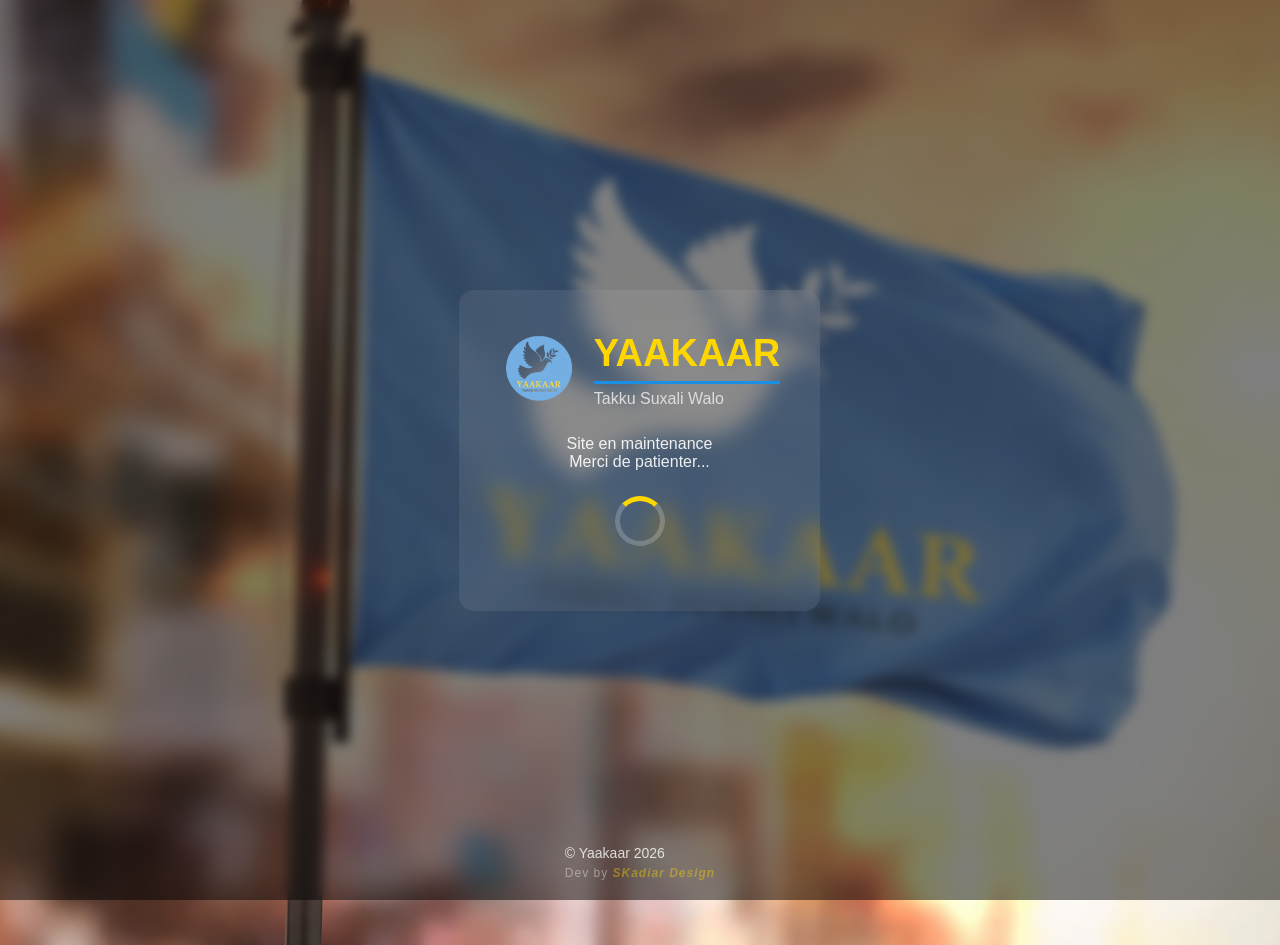
<file: test.html>
<!DOCTYPE html>
<html lang="fr">
<head>
<meta charset="UTF-8">
<title>Yaakaar - Maintenance</title>
<meta name="viewport" content="width=device-width, initial-scale=1.0">

<style>
* {
    margin: 0;
    padding: 0;
    box-sizing: border-box;
    font-family: Arial, sans-serif;
}

body {
    height: 100vh;
    overflow: hidden;
    display: flex;
    justify-content: center;
    align-items: center;
    color: white;
}

/* BACKGROUND */
.background {
    position: absolute;
    width: 110%;
    height: 110%;
    background: url('images/drapeau.png') no-repeat center/cover;
    animation: wave 10s ease-in-out infinite alternate;
    z-index: -2;
}

@keyframes wave {
    0% { transform: scale(1.05) translateX(0px); }
    100% { transform: scale(1.08) translateX(25px); }
}

/* OVERLAY */
.overlay-bg {
    position: absolute;
    width: 100%;
    height: 100%;
    background: rgba(0,0,0,0.5);
    backdrop-filter: blur(6px);
    z-index: -1;
}

/* CONTENU */
.container {
    text-align: center;
    padding: 40px;
    border-radius: 15px;
    background: rgba(255,255,255,0.08);
    backdrop-filter: blur(10px);
}

/* HEADER */
.brand {
    display: flex;
    align-items: center;
    justify-content: center;
    gap: 15px;
    margin-bottom: 25px;
}

.logo {
    width: 80px;
    height: 80px;
    object-fit: cover;
}

.brand-text {
    text-align: left;
}

/* TITRE */
.brand-text h1 {
    font-size: 38px;
    color: #FFD700;
    margin-bottom: 6px;
}

/* TRAIT ROUGE */
.line {
    width: 100%;
    height: 3px;
    background: #1a8fe3;
    margin-bottom: 6px;
}

/* SOUS TEXTE */
.brand-text p {
    font-size: 16px;
    color: #ddd;
}

/* MESSAGE */
.message {
    margin-top: 15px;
}

.message p {
    font-size: 16px;
    opacity: 0.9;
}

/* LOADER */
.loader {
    margin: 25px auto;
    width: 50px;
    height: 50px;
    border: 5px solid rgba(255,255,255,0.2);
    border-top: 5px solid #FFD700;
    border-radius: 50%;
    animation: spin 1s linear infinite;
}

@keyframes spin {
    100% { transform: rotate(360deg); }
}

.footer {
    position: absolute;
    bottom: 20px;
    font-size: 14px;
    opacity: 0.8;
}
/* SIGNATURE DEV */
.signature {
    margin-top: 5px;
    font-size: 12px;
    opacity: 0.5;
    letter-spacing: 1px;
}

.signature span {
    color: #FFD700;
    font-weight: bold;
	font-style: italic;
}
</style>
</head>

<body>

<div class="background"></div>
<div class="overlay-bg"></div>

<div class="container">

    <div class="brand">
        <img src="images/logo1.png" alt="Logo Yaakaar" class="logo">

        <div class="brand-text">
            <h1>YAAKAAR</h1>
            <div class="line"></div>
            <p>Takku Suxali Walo</p>
        </div>
    </div>

    <div class="message">
        <p>Site en maintenance</p>
        <p>Merci de patienter...</p>
    </div>

    <div class="loader"></div>

</div>

<div class="footer">
    © Yaakaar 2026  
	 <div class="signature">
        Dev by <span>SKadiar Design</span>
    </div>
</div>

</body>
</html>
</file>
<file: style.css>
/* ══════════════════════════════════════════════
   YAAKAAR TAKKU SUXALI WALO — style.css v3
   Design : bleu officiel, blanc, or
   ══════════════════════════════════════════════ */

/* ── VARIABLES ── */
:root {
  --bg:        #f4f7fc;
  --bg2:       #eaeff8;
  --bg3:       #ffffff;
  --surface:   #ffffff;
  --border:    rgba(30,70,140,0.1);
  --gold:      #b8922a;
  --gold-light:#d4a83c;
  --blue:      #1a5fb4;
  --blue-dark: #0f3d80;
  --blue-mid:  #2565b8;
  --text:      #0e1e3a;
  --text-muted:#4a6080;
  --text-dim:  #8fa0b8;
  --white:     #ffffff;
  --radius:    14px;
  --radius-lg: 22px;
  --shadow:    0 12px 40px rgba(15,61,128,0.12);
  --transition: 0.35s cubic-bezier(0.4, 0, 0.2, 1);
}

/* ── RESET ── */
*, *::before, *::after { margin:0; padding:0; box-sizing:border-box; }

html { scroll-behavior: smooth; }

body {
  font-family: 'DM Sans', sans-serif;
  background: var(--bg);
  color: var(--text);
  -webkit-font-smoothing: antialiased;
  overflow-x: hidden;
}

img { display: block; max-width: 100%; }

a { color: inherit; text-decoration: none; }

/* ── REVEAL ANIMATIONS ── */
.reveal {
  opacity: 0;
  transform: translateY(48px);
  transition: opacity 0.8s ease, transform 0.8s ease;
}
.reveal.visible {
  opacity: 1;
  transform: translateY(0);
}

/* ══════════════════════════════════════════════
   HEADER
══════════════════════════════════════════════ */
.header {
  position: fixed;
  top: 0; left: 0; right: 0;
  z-index: 2000;
  background: rgba(255, 255, 255, 0.88);
  backdrop-filter: blur(18px);
  -webkit-backdrop-filter: blur(18px);
  transition: background var(--transition), box-shadow var(--transition);
  isolation: isolate;
}

.header.scrolled {
  background: rgba(255, 255, 255, 0.98);
  box-shadow: 0 1px 0 var(--border), 0 4px 20px rgba(15,61,128,0.08);
}

.header-inner {
  max-width: 1280px;
  margin: auto;
  display: flex;
  align-items: center;
  padding: 0 32px;
  height: 60px;
  gap: 24px;
}

.header-line {
  height: 2px;
  background: linear-gradient(90deg, transparent, var(--gold) 30%, var(--gold) 70%, transparent);
  opacity: 0.5;
}

/* LOGO */
.logo {
  display: flex;
  align-items: center;
  gap: 14px;
  flex-shrink: 0;
}

.logo-img {
  width: 44px;
  height: 44px;
  object-fit: contain;
  filter: brightness(1.1);
  transition: transform var(--transition);
}
.logo:hover .logo-img { transform: scale(1.06); }

.logo-text {
  display: flex;
  flex-direction: column;
  line-height: 1.15;
}
.logo-l1 {
  font-family: 'Cormorant Garamond', serif;
  font-size: 15px;
  font-weight: 700;
  color: var(--blue-dark);
  letter-spacing: 0.5px;
}
.logo-l2 {
  font-size: 10px;
  font-weight: 500;
  color: var(--text-muted);
  letter-spacing: 2px;
  text-transform: uppercase;
}

/* NAV DESKTOP */
.nav-desktop { flex: 1; }

.nav-desktop ul {
  display: flex;
  list-style: none;
  gap: 4px;
  justify-content: center;
}

.nav-desktop a {
  display: block;
  padding: 6px 12px;
  font-size: 13px;
  font-weight: 500;
  color: var(--text-muted);
  border-radius: 8px;
  transition: color 0.2s, background 0.2s;
  letter-spacing: 0.2px;
}

.nav-desktop a:hover, .nav-desktop a.active {
  color: var(--blue-dark);
  background: rgba(26,95,180,0.07);
}

.nav-desktop a.active {
  color: var(--blue);
  font-weight: 600;
}

/* NAV MOBILE — caché par défaut, hors du header */
.nav {
  display: none;
  position: fixed;
  top: 0;
  left: 0;
  right: 0;
  width: 100vw;
  height: 100vh;
  background: #ffffff;
  padding: 80px 16px 20px;
  z-index: 99999;
  overflow-y: auto;
  overflow-x: hidden;
  flex-direction: column;
  align-items: flex-start;
}
.nav.open { display: flex; }

/* HEADER RIGHT */
.header-right {
  display: flex;
  align-items: center;
  gap: 16px;
  flex-shrink: 0;
}

.socials-mini {
  display: flex;
  gap: 6px;
}
.socials-mini a {
  width: 30px; height: 30px;
  border-radius: 8px;
  background: rgba(26,95,180,0.08);
  color: var(--blue);
  display: flex; align-items: center; justify-content: center;
  transition: color 0.2s, background 0.2s;
}
.socials-mini a:hover {
  background: var(--blue);
  color: var(--white);
}

/* BURGER */
.burger {
  display: none;
  flex-direction: column;
  gap: 5px;
  background: none;
  border: none;
  cursor: pointer;
  padding: 6px;
}
.burger span {
  width: 22px; height: 2px;
  background: var(--blue-dark);
  border-radius: 2px;
  transition: var(--transition);
  transform-origin: center;
}
.burger.open span:nth-child(1) { transform: rotate(45deg) translate(5px, 5px); }
.burger.open span:nth-child(2) { opacity: 0; transform: scaleX(0); }
.burger.open span:nth-child(3) { transform: rotate(-45deg) translate(5px, -5px); }

/* ══════════════════════════════════════════════
   BOUTONS GLOBAUX
══════════════════════════════════════════════ */
.btn-primary {
  display: inline-flex;
  align-items: center;
  gap: 8px;
  padding: 12px 26px;
  background: linear-gradient(135deg, var(--blue), var(--blue-dark));
  color: #ffffff;
  font-weight: 700;
  font-size: 13.5px;
  border-radius: 999px;
  border: none;
  cursor: pointer;
  transition: transform 0.25s, box-shadow 0.25s;
  font-family: 'DM Sans', sans-serif;
  letter-spacing: 0.3px;
}
.btn-primary:hover {
  transform: translateY(-2px);
  box-shadow: 0 12px 30px rgba(26,95,180,0.35);
}

.btn-ghost {
  display: inline-flex;
  align-items: center;
  padding: 12px 26px;
  background: transparent;
  color: var(--white);
  font-weight: 500;
  font-size: 13.5px;
  border-radius: 999px;
  border: 1.5px solid rgba(255,255,255,0.5);
  cursor: pointer;
  transition: border-color 0.25s, background 0.25s;
  font-family: 'DM Sans', sans-serif;
}
.btn-ghost:hover {
  border-color: var(--white);
  background: rgba(255,255,255,0.12);
}

.btn-outline {
  display: inline-flex;
  align-items: center;
  gap: 8px;
  padding: 13px 36px;
  background: transparent;
  color: var(--blue);
  font-weight: 600;
  font-size: 14px;
  border-radius: 999px;
  border: 1.5px solid var(--blue);
  cursor: pointer;
  transition: background 0.25s, color 0.25s;
  font-family: 'DM Sans', sans-serif;
}
.btn-outline:hover {
  background: var(--blue);
  color: var(--white);
}

.btn-join {
  padding: 9px 20px;
  background: linear-gradient(135deg, var(--blue), var(--blue-dark));
  color: white;
  font-weight: 700;
  font-size: 13px;
  border-radius: 999px;
  transition: transform 0.2s, box-shadow 0.2s;
}
.btn-join:hover {
  transform: translateY(-1px);
  box-shadow: 0 6px 20px rgba(26,95,180,0.3);
}

.full-w { width: 100%; justify-content: center; }

/* ══════════════════════════════════════════════
   HERO
══════════════════════════════════════════════ */
.hero {
  position: relative;
  height: 48vh;
  padding: 110px 24px 52px;   /* top = header height + marge */
  min-height: 0;
  overflow: hidden;
  display: flex;
  align-items: center;
  justify-content: center;
}

.hero-video {
  position: absolute;
  inset: 0;
  width: 100%; height: 100%;
  object-fit: cover;
  object-position: center 35%;
  z-index: 0;
  
 
}

.hero-overlay {
  position: absolute;
  inset: 0;
  background: linear-gradient(
    to bottom,
    rgba(10,30,70,0.55) 0%,
    rgba(10,30,70,0.4) 40%,
    rgba(10,30,70,0.75) 100%
  );
  z-index: 1;
}

.hero-content {
  position: relative;
  z-index: 2;
  text-align: center;
  padding: 0 24px;
  max-width: 800px;
  animation: heroIn 1.2s cubic-bezier(0.22, 1, 0.36, 1) both;
     overflow: hidden;
}

@keyframes heroIn {
  from { opacity: 0; transform: translateY(60px); }
  to   { opacity: 1; transform: translateY(0); }
}

.hero-eyebrow {
  display: inline-flex;
  align-items: center;
  gap: 10px;
  font-size: 13px;
  font-weight: 600;
  letter-spacing: 3px;
  text-transform: uppercase;
  color: var(--gold-light);
  margin-bottom: 10px;
  opacity: 0;
  animation: heroIn 1s 0.2s both;
}
.eyebrow-dot {
  width: 6px; height: 6px;
  border-radius: 50%;
  background: var(--gold);
  animation: pulse-dot 2s infinite;
}

@keyframes pulse-dot {
  0%, 100% { transform: scale(1); opacity: 1; }
  50% { transform: scale(1.4); opacity: 0.7; }
}

.hero-title {
  font-family: 'Cormorant Garamond', serif;
  font-size: clamp(52px, 8vw, 42px);
  font-weight: 600;
  line-height: 1.0;
  margin-bottom: 14px;
  opacity: 0;
  animation: heroIn 1s 0.35s both;
}
.hero-title em {
  font-style: italic;
  color: rgba(255,255,255,0.7);
  display: block;
}
.hero-title strong {
  font-weight: 700;
  color: var(--white);
  display: block;
}

.hero-sub {
  font-size: 12px;
  color: rgba(255,255,255,0.5);
  letter-spacing: 3px;
  text-transform: uppercase;
  margin-bottom: 28px;
  opacity: 0;
  animation: heroIn 1s 0.5s both;
}

.hero-actions {
  display: flex;
  gap: 14px;
  justify-content: center;
  flex-wrap: wrap;
  opacity: 0;
  animation: heroIn 1s 0.65s both;
}

/* SCROLL INDICATOR */
.hero-scroll {
  position: absolute;
  bottom: 36px;
  left: 50%;
  transform: translateX(-50%);
  z-index: 2;
  display: flex;
  flex-direction: column;
  align-items: center;
  gap: 10px;
  opacity: 0;
  animation: heroIn 1s 1s both;
}
.hero-scroll span {
  font-size: 10px;
  letter-spacing: 3px;
  color: rgba(255,255,255,0.4);
  text-transform: uppercase;
}
.scroll-line {
  width: 1px;
  height: 40px;
  background: linear-gradient(to bottom, rgba(255,255,255,0.3), transparent);
  animation: scrollPulse 2s ease-in-out infinite;
}
@keyframes scrollPulse {
  0%, 100% { transform: scaleY(1); opacity: 0.5; }
  50% { transform: scaleY(0.6); opacity: 1; }
}

/* FLAG DÉCORATIF */
.hero-flag {
  position: absolute;
  right: -20px;
  top: 50%;
  transform: translateY(-50%);
  z-index: 1;
  opacity: 0.07;
  width: 380px;
  pointer-events: none;
  animation: heroIn 1.5s 0.3s both;
}


/* ══════════════════════════════════════════════
   Objectif
══════════════════════════════════════════════ */
.municipal-banner {
  background: linear-gradient(135deg, var(--blue-dark) 0%, #0a2456 50%, var(--blue-dark) 100%);
  padding: 52px 32px 0;
  position: relative;
  overflow: hidden;
  text-align: center;
}

.municipal-banner::before {
  content: '2027';
  position: absolute;
  top: 50%;
  left: 50%;
  transform: translate(-50%, -54%);
  font-family: 'Cormorant Garamond', serif;
  font-size: clamp(120px, 20vw, 200px);
  font-weight: 700;
  color: rgba(255,255,255,0.03);
  pointer-events: none;
  letter-spacing: -8px;
  line-height: 1;
  white-space: nowrap;
}

.municipal-banner::after {
  content: '';
  position: absolute;
  inset: 0;
  background: radial-gradient(ellipse at 50% 0%, rgba(184,146,42,0.12) 0%, transparent 70%);
  pointer-events: none;
}

.municipal-inner {
  max-width: 800px;
  margin: auto;
  position: relative;
  z-index: 1;
}

.municipal-badge {
  display: inline-flex;
  align-items: center;
  gap: 8px;
  font-size: 10px;
  font-weight: 700;
  letter-spacing: 4px;
  text-transform: uppercase;
  color: var(--gold-light);
  margin-bottom: 16px;
  padding: 6px 16px;
  border: 1px solid rgba(184,146,42,0.3);
  border-radius: 999px;
  background: rgba(184,146,42,0.08);
}

.badge-dot {
  width: 5px;
  height: 5px;
  border-radius: 50%;
  background: var(--gold);
  animation: pulse-dot 2s infinite;
}

.municipal-heading {
  font-family: 'Cormorant Garamond', serif;
  font-size: clamp(52px, 9vw, 88px);
  font-weight: 600;
  line-height: 1;
  color: var(--white);
  margin-bottom: 16px;
  letter-spacing: -1px;
}

.municipal-heading em {
  font-style: italic;
  color: var(--gold-light);
  display: inline;
}

.municipal-sub {
  font-size: 15px;
  color: rgba(255,255,255,0.45);
  letter-spacing: 1px;
  margin-bottom: 44px;
  font-weight: 300;
}

/* TICKER SECTION */
.ticker-section {
  background: var(--blue-dark);
  overflow: hidden;
}

/* TICKER */
.municipal-ticker {
  display: flex;
  gap: 28px;
  align-items: center;
  padding: 12px 0;
  overflow: hidden;
  mask-image: linear-gradient(90deg, transparent, black 10%, black 90%, transparent);
  -webkit-mask-image: linear-gradient(90deg, transparent, black 10%, black 90%, transparent);
  animation: ticker-scroll 18s linear infinite;
  white-space: nowrap;
}

@keyframes ticker-scroll {
  0%   { transform: translateX(0); }
  100% { transform: translateX(-50%); }
}

.municipal-ticker span {
  font-size: 11px;
  font-weight: 600;
  letter-spacing: 3px;
  text-transform: uppercase;
  color: var(--gold);
  flex-shrink: 0;
}

.ticker-sep {
  color: var(--gold) !important;
  opacity: 0.6;
  font-size: 8px !important;
}

/* ══════════════════════════════════════════════
   PRÉSIDENT
══════════════════════════════════════════════ */
.president {
  padding: 64px 32px 80px;
  background: var(--bg);
  position: relative;
  overflow: visible;
}

.president::before {
  content: '';
  position: absolute;
  top: -200px; right: -200px;
  width: 600px; height: 600px;
  background: radial-gradient(circle, rgba(26,95,180,0.06) 0%, transparent 70%);
  pointer-events: none;
}

.president-label {
  max-width: 1200px;
  margin: 0 auto 36px;
  display: flex;
  align-items: center;
  gap: 16px;
}

.president-label span {
  font-size: 11px;
  letter-spacing: 4px;
  text-transform: uppercase;
  color: var(--blue);
  font-weight: 600;
}

.president-label::before {
  content: '';
  width: 40px; height: 1px;
  background: var(--gold);
  opacity: 0.7;
}

.president-inner {
  max-width: 1200px;
  margin: auto;
  display: grid;
  grid-template-columns: 420px 1fr;
  gap: 52px;
  align-items: center;
}

.president-visual { position: relative; }

.president-img-wrap {
  border-radius: var(--radius-lg);
  overflow: hidden;
  position: relative;
}

.president-img-wrap img {
  width: 100%;
  height: 420px;
  object-fit: cover;
  object-position: top;
  transition: transform 0.8s ease;
}
.president-img-wrap:hover img { transform: scale(1.04); }

.president-img-overlay {
  position: absolute;
  inset: 0;
  background: linear-gradient(to bottom, transparent 50%, rgba(10,30,70,0.45) 100%);
}

.president-quote-card {
  position: absolute;
  bottom: -24px; right: -24px;
  background: var(--white);
  border: 1px solid var(--border);
  border-left: 3px solid var(--gold);
  border-radius: var(--radius);
  padding: 18px;
  max-width: 220px;
  box-shadow: var(--shadow);
}

.quote-icon {
  color: var(--gold);
  margin-bottom: 12px;
  opacity: 0.7;
}

.president-quote-card p {
  font-family: 'Cormorant Garamond', serif;
  font-size: 15px;
  font-style: italic;
  line-height: 1.6;
  color: var(--text);
  opacity: 0.85;
}

.president-content h2 {
  font-family: 'Cormorant Garamond', serif;
  font-size: 42px;
  font-weight: 600;
  line-height: 1.1;
  margin-bottom: 18px;
  color: var(--text);
}
.president-content h2 em {
  font-style: italic;
  color: var(--blue);
}

.president-text {
  font-size: 15.5px;
  line-height: 1.75;
  color: var(--text-muted);
  margin-bottom: 14px;
}

.president-sig {
  padding: 16px 0;
  border-top: 1px solid var(--border);
  margin: 20px 0;
}

.sig-name {
  font-family: 'Cormorant Garamond', serif;
  font-size: 22px;
  font-weight: 700;
  color: var(--text);
  margin-bottom: 5px;
}

.sig-role {
  font-size: 12px;
  color: var(--text-muted);
  letter-spacing: 0.5px;
}

/* ══════════════════════════════════════════════
   ACTUALITÉS
══════════════════════════════════════════════ */
.news {
  padding: 60px 32px;
  background: var(--bg2);
}

.section-header {
  max-width: 1200px;
  margin: 0 auto 28px;
  display: flex;
  align-items: center;
  justify-content: space-between;
}

.section-label {
  display: flex;
  align-items: center;
  gap: 12px;
  font-size: 11px;
  letter-spacing: 4px;
  text-transform: uppercase;
  color: var(--blue);
  font-weight: 600;
}
.section-label a { color: inherit; }

.label-dot {
  width: 6px; height: 6px;
  border-radius: 50%;
  background: var(--gold);
}

.see-all {
  display: flex;
  align-items: center;
  gap: 6px;
  font-size: 12px;
  font-weight: 600;
  color: var(--text-muted);
  letter-spacing: 0.5px;
  transition: color 0.2s, gap 0.2s;
}
.see-all:hover {
  color: var(--blue);
  gap: 10px;
}

/* NEWS GRID */
.news-grid {
  max-width: 1200px;
  margin: auto;
  display: grid;
  grid-template-columns: 1.2fr 1fr 1.2fr 1fr;
  grid-template-rows: auto auto;
  gap: 14px;
}

.news-card {
  background: var(--bg3);
  border-radius: var(--radius);
  border: 1px solid var(--border);
  overflow: hidden;
  transition: transform var(--transition), border-color var(--transition);
  display: flex;
  flex-direction: column;
}
.news-card:hover {
  transform: translateY(-6px);
  border-color: rgba(26,95,180,0.2);
  box-shadow: var(--shadow);
}

.card-large { grid-row: span 2; }

/* CARD MEDIA */
.card-media {
  position: relative;
  overflow: hidden;
  background: var(--bg2);
  flex-shrink: 0;
}

.slider-wrap { height: 180px; cursor: zoom-in; }
.card-large .slider-wrap { height: 230px; }

/* SLIDER */
.slider {
  display: flex;
  height: 100%;
  transition: transform 0.4s cubic-bezier(0.4, 0, 0.2, 1);
}
.slider img {
  min-width: 100%;
  height: 100%;
  object-fit: cover;
}

/* ARROWS */
.s-arrow {
  position: absolute;
  top: 50%; transform: translateY(-50%);
  background: rgba(255,255,255,0.75);
  color: var(--blue-dark); border: none;
  width: 32px; height: 32px;
  border-radius: 50%;
  font-size: 20px;
  cursor: pointer;
  display: flex; align-items: center; justify-content: center;
  z-index: 3;
  transition: background 0.2s;
}
.s-arrow:hover { background: var(--gold); color: white; }
.s-arrow.prev { left: 10px; }
.s-arrow.next { right: 10px; }

/* DOTS */
.s-dots {
  position: absolute;
  bottom: 10px; left: 50%; transform: translateX(-50%);
  display: flex; gap: 5px; flex-wrap: wrap;
  justify-content: center; max-width: 80%;
  z-index: 3;
}
.s-dot {
  width: 5px; height: 5px;
  border-radius: 50%;
  background: rgba(255,255,255,0.35);
  cursor: pointer;
  transition: background 0.2s, transform 0.2s;
}
.s-dot.active {
  background: var(--gold);
  transform: scale(1.3);
}

.zoom-tip {
  position: absolute;
  bottom: 10px; right: 12px;
  font-size: 10px;
  color: rgba(255,255,255,0.5);
  pointer-events: none;
}

/* VIDEO CARD */
.video-wrap {
  position: relative;
  aspect-ratio: 16 / 9;
  background: #000;
  cursor: default;
  height: auto;
}
.card-large .video-wrap {
  aspect-ratio: unset;
  height: 230px;
}

.video-player {
  position: absolute;
  inset: 0;
  width: 100%; height: 100%;
  object-fit: cover;
}

.video-overlay {
  position: absolute; inset: 0;
  display: flex; align-items: center; justify-content: center;
  background: rgba(10,30,70,0.28);
  cursor: pointer;
  transition: background 0.25s;
}
.video-overlay:hover { background: rgba(10,30,70,0.42); }

.play-btn {
  width: 60px; height: 60px;
  border-radius: 50%;
  background: rgba(255,255,255,0.92);
  color: var(--blue-dark);
  display: flex; align-items: center; justify-content: center;
  transition: transform 0.2s, background 0.2s;
  padding-left: 4px;
}
.video-overlay:hover .play-btn {
  transform: scale(1.1);
  background: var(--gold);
  color: white;
}

.video-controls {
  position: absolute;
  bottom: 0; left: 0; right: 0;
  display: flex; gap: 8px; align-items: center;
  padding: 8px 10px;
  background: linear-gradient(to top, rgba(10,30,70,0.75), transparent);
  opacity: 0; transition: opacity 0.25s;
}
.card-media:hover .video-controls { opacity: 1; }
@media (pointer: coarse) { .video-controls { opacity: 1; } }

.video-controls button {
  background: rgba(255,255,255,0.12);
  border: none; border-radius: 6px;
  padding: 5px 7px; cursor: pointer;
  font-size: 12px; color: white;
  transition: background 0.2s;
}
.video-controls button:hover { background: rgba(255,255,255,0.25); }
#progress, #progress2 { flex: 1; cursor: pointer; accent-color: var(--gold); }

/* CARD BODY */
.card-body { padding: 20px; flex: 1; display: flex; flex-direction: column; }

.card-meta {
  display: flex; gap: 8px; flex-wrap: wrap;
  align-items: center; margin-bottom: 12px;
}

.card-date {
  font-size: 11px;
  color: var(--text-dim);
  letter-spacing: 0.5px;
}

.card-tag {
  font-size: 10px;
  font-weight: 700;
  letter-spacing: 1px;
  padding: 3px 10px;
  border-radius: 999px;
  background: rgba(26,95,180,0.08);
  color: var(--blue);
  text-transform: uppercase;
}
.card-tag.light {
  background: rgba(74,96,128,0.08);
  color: var(--text-muted);
}

.card-link {
  display: block;
  cursor: pointer;
  flex: 1;
  display: flex;
  flex-direction: column;
}

.card-link h3 {
  font-family: 'Cormorant Garamond', serif;
  font-size: 19px;
  font-weight: 600;
  line-height: 1.3;
  color: var(--text);
  margin-bottom: 6px;
  transition: color 0.2s;
}
.card-link:hover h3 { color: var(--blue); }

.card-link p {
  font-size: 13px;
  color: var(--text-muted);
  line-height: 1.6;
  flex: 1;
}

.read-more {
  display: inline-flex;
  align-items: center;
  gap: 6px;
  margin-top: 10px;
  font-size: 11px;
  font-weight: 600;
  color: var(--blue);
  letter-spacing: 0.5px;
  opacity: 0;
  transform: translateX(-6px);
  transition: opacity 0.2s, transform 0.2s;
}
.card-link:hover .read-more {
  opacity: 1;
  transform: translateX(0);
}

.news-cta {
  max-width: 1200px;
  margin: 28px auto 0;
  display: flex;
  justify-content: center;
}

/* ══════════════════════════════════════════════
   JOIN / CTA
══════════════════════════════════════════════ */
.join-section {
  padding: 0;
  background: var(--bg);
}

.join-inner {
  max-width: 1200px;
  margin: auto;
  display: grid;
  grid-template-columns: 1fr 1fr;
  min-height: 360px;
}

.join-content {
  padding: 52px 52px 52px 32px;
  display: flex;
  flex-direction: column;
  justify-content: center;
  gap: 0;
}

.join-eyebrow {
  font-size: 10px;
  letter-spacing: 3px;
  text-transform: uppercase;
  color: var(--blue);
  font-weight: 600;
  margin-bottom: 10px;
  display: block;
}

.join-content h2 {
  font-family: 'Cormorant Garamond', serif;
  font-size: 44px;
  font-weight: 600;
  line-height: 1.05;
  color: var(--text);
  margin-bottom: 14px;
}
.join-content h2 em {
  font-style: italic;
  color: var(--blue);
}

.join-content p {
  font-size: 15px;
  line-height: 1.75;
  color: var(--text-muted);
  margin-bottom: 24px;
  max-width: 420px;
}

.join-map-wrap {
  position: relative;
  overflow: hidden;
  border-left: 1px solid var(--border);
}

#map {
  width: 100%;
  height: 100%;
  min-height: 300px;
}

.map-badge {
  position: absolute;
  bottom: 20px; left: 20px;
  background: rgba(255,255,255,0.94);
  backdrop-filter: blur(12px);
  border: 1px solid var(--border);
  border-radius: var(--radius);
  padding: 14px 18px;
  display: flex;
  gap: 12px;
  align-items: flex-start;
  z-index: 500;
  color: var(--text);
  font-size: 13px;
  line-height: 1.6;
  box-shadow: var(--shadow);
}
.map-badge strong { color: var(--blue-dark); }
.map-badge svg { margin-top: 3px; color: var(--gold); flex-shrink: 0; }

/* ══════════════════════════════════════════════
   FOOTER
══════════════════════════════════════════════ */
.footer {
  background: var(--blue-dark);
  border-top: 1px solid rgba(255,255,255,0.08);
  padding: 48px 32px 24px;
}

.footer-inner {
  max-width: 1200px;
  margin: auto;
  display: grid;
  grid-template-columns: 2fr 1fr 1fr 2fr;
  gap: 40px;
  margin-bottom: 40px;
}

.footer-brand p {
  font-size: 13px;
  line-height: 1.8;
  color: rgba(255,255,255,0.55);
  margin: 12px 0 18px;
  max-width: 260px;
}

.footer-logo-text {
  display: flex;
  flex-direction: column;
  line-height: 1.15;
  margin-bottom: 4px;
}

.footer-logo-main {
  font-family: 'Cormorant Garamond', serif;
  font-size: 26px;
  font-weight: 700;
  font-style: italic;
  color: var(--white);
  letter-spacing: 0.5px;
}

.footer-logo-sub {
  font-size: 10px;
  font-weight: 600;
  letter-spacing: 4px;
  text-transform: uppercase;
  color: var(--gold-light);
}

.footer-socials {
  display: flex;
  gap: 8px;
}
.footer-socials a {
  width: 34px; height: 34px;
  border-radius: 9px;
  background: rgba(255,255,255,0.1);
  color: rgba(255,255,255,0.65);
  display: flex; align-items: center; justify-content: center;
  transition: background 0.2s, color 0.2s;
}
.footer-socials a:hover {
  background: var(--gold);
  color: white;
}

.footer-nav h4, .footer-newsletter h4 {
  font-size: 11px;
  font-weight: 700;
  letter-spacing: 2.5px;
  text-transform: uppercase;
  color: rgba(255,255,255,0.35);
  margin-bottom: 14px;
}

.footer-nav ul { list-style: none; }
.footer-nav li { margin-bottom: 7px; }
.footer-nav a {
  font-size: 14px;
  color: rgba(255,255,255,0.6);
  transition: color 0.2s;
}
.footer-nav a:hover { color: var(--gold-light); }

.footer-newsletter p {
  font-size: 13px;
  color: rgba(255,255,255,0.55);
  line-height: 1.7;
  margin-bottom: 12px;
}

.nl-form {
  display: flex;
  gap: 8px;
}
.nl-form input {
  flex: 1;
  background: rgba(255,255,255,0.1);
  border: 1px solid rgba(255,255,255,0.15);
  border-radius: 10px;
  padding: 10px 14px;
  font-size: 13px;
  color: white;
  font-family: 'DM Sans', sans-serif;
  outline: none;
  transition: border-color 0.2s;
}
.nl-form input::placeholder { color: rgba(255,255,255,0.35); }
.nl-form input:focus { border-color: var(--gold); }

.nl-form button {
  width: 40px; height: 40px;
  background: var(--gold);
  color: white;
  border: none;
  border-radius: 10px;
  font-size: 18px;
  font-weight: 700;
  cursor: pointer;
  transition: background 0.2s;
  display: flex; align-items: center; justify-content: center;
}
.nl-form button:hover { background: var(--gold-light); }

.footer-bottom {
  max-width: 1200px;
  margin: auto;
  padding-top: 24px;
  border-top: 1px solid rgba(255,255,255,0.1);
  display: flex;
  justify-content: space-between;
  align-items: center;
  font-size: 12px;
  color: rgba(255,255,255,0.35);
}

.dev-by strong { color: var(--gold-light); font-style: italic; }

/* ══════════════════════════════════════════════
   FLOATING WIDGET
══════════════════════════════════════════════ */
.float-widget {
  position: fixed;
  bottom: 28px; right: 28px;
  z-index: 900;
  display: flex;
  flex-direction: column;
  align-items: flex-end;
  gap: 10px;
}

.float-btn {
  width: 56px; height: 56px;
  border-radius: 50%;
  border: none;
  background: linear-gradient(135deg, var(--blue), var(--blue-dark));
  cursor: pointer;
  box-shadow: 0 8px 24px rgba(45,118,220,0.4);
  display: flex; align-items: center; justify-content: center;
  transition: transform 0.25s, box-shadow 0.25s;
  position: relative;
}
.float-btn::after {
  content: '';
  position: absolute;
  width: 100%; height: 100%;
  border-radius: 50%;
  background: rgba(61,155,233,0.4);
  animation: ring-pulse 2.5s infinite;
  z-index: -1;
}
@keyframes ring-pulse {
  0% { transform: scale(1); opacity: 0.6; }
  70% { transform: scale(1.6); opacity: 0; }
  100% { opacity: 0; }
}
.float-btn:hover { transform: scale(1.08); }

.float-menu {
  display: flex;
  flex-direction: column;
  gap: 8px;
  opacity: 0;
  transform: translateY(12px) scale(0.95);
  pointer-events: none;
  transition: opacity 0.25s, transform 0.25s;
  transform-origin: bottom right;
}
.float-widget.open .float-menu {
  opacity: 1;
  transform: translateY(0) scale(1);
  pointer-events: auto;
}

.float-item {
  display: flex;
  align-items: center;
  gap: 10px;
  background: var(--white);
  border: 1px solid var(--border);
  padding: 10px 16px;
  border-radius: 12px;
  font-size: 13.5px;
  font-weight: 600;
  min-width: 160px;
  box-shadow: 0 8px 24px rgba(15,61,128,0.12);
  transition: transform 0.2s, border-color 0.2s, box-shadow 0.2s;
}
.float-item:hover { transform: translateX(-6px); border-color: rgba(26,95,180,0.2); box-shadow: 0 12px 30px rgba(15,61,128,0.15); }

.float-item.wa   { color: #25D366; }
.float-item.mail { color: var(--blue); }
.float-item.phone{ color: #ff6060; }

/* ══════════════════════════════════════════════
   MODAL
══════════════════════════════════════════════ */
.modal {
  position: fixed; inset: 0;
  background: rgba(10,30,70,0.55);
  backdrop-filter: blur(8px);
  display: none; align-items: center; justify-content: center;
  z-index: 3000; padding: 20px;
}
.modal.open { display: flex; }

.modal-box {
  background: var(--white);
  border: 1px solid var(--border);
  border-radius: var(--radius-lg);
  padding: 28px;
  width: 100%; max-width: 540px;
  position: relative;
  animation: popIn 0.3s cubic-bezier(0.34, 1.56, 0.64, 1) both;
  box-shadow: var(--shadow);
}
@keyframes popIn {
  from { transform: scale(0.9); opacity: 0; }
  to   { transform: scale(1); opacity: 1; }
}

.modal-close {
  position: absolute; top: 16px; right: 20px;
  background: none; border: none;
  color: var(--text-muted); font-size: 24px;
  cursor: pointer; line-height: 1;
  transition: color 0.2s;
}
.modal-close:hover { color: var(--text); }

.modal-header { margin-bottom: 28px; }
.modal-header h2 {
  font-family: 'Cormorant Garamond', serif;
  font-size: 30px;
  color: var(--text);
  margin-bottom: 8px;
}
.modal-header p { font-size: 14px; color: var(--text-muted); }

.modal-form { display: flex; flex-direction: column; gap: 14px; }

.field-row { display: flex; gap: 12px; }
.field-row .field { flex: 1; }

.field { display: flex; flex-direction: column; }

.modal-form input,
.modal-form textarea {
  background: var(--bg);
  border: 1px solid var(--border);
  border-radius: 10px;
  padding: 12px 16px;
  font-size: 14px;
  color: var(--text);
  font-family: 'DM Sans', sans-serif;
  outline: none;
  transition: border-color 0.2s;
  resize: none;
}
.modal-form input::placeholder,
.modal-form textarea::placeholder { color: var(--text-dim); }
.modal-form input:focus,
.modal-form textarea:focus { border-color: var(--blue); }

/* ══════════════════════════════════════════════
   LIGHTBOX
══════════════════════════════════════════════ */
.lightbox {
  display: none;
  position: fixed; inset: 0;
  background: rgba(10,30,70,0.96);
  z-index: 4000;
  align-items: center; justify-content: center; flex-direction: column;
}
.lightbox.open { display: flex; }

.lb-inner {
  position: relative;
  width: 90%; max-width: 880px;
  display: flex; align-items: center; justify-content: center;
}

.lb-track-wrap { width: 100%; overflow: hidden; border-radius: var(--radius); }
.lb-track { display: flex; transition: transform 0.4s cubic-bezier(0.4, 0, 0.2, 1); }
.lb-slide { min-width: 100%; display: flex; align-items: center; justify-content: center; }
.lb-slide img {
  max-width: 100%; max-height: 78vh;
  object-fit: contain; border-radius: 10px;
}

.lb-arrow {
  position: absolute;
  top: 50%; transform: translateY(-50%);
  background: rgba(255,255,255,0.1);
  color: white; border: none;
  width: 48px; height: 48px;
  border-radius: 50%; font-size: 24px;
  cursor: pointer; display: flex;
  align-items: center; justify-content: center;
  z-index: 10; transition: background 0.2s;
  border: 1px solid rgba(255,255,255,0.1);
}
.lb-arrow:hover { background: var(--gold); color: white; border-color: var(--gold); }
.lb-arrow.prev { left: -20px; }
.lb-arrow.next { right: -20px; }

.lb-close {
  position: fixed; top: 20px; right: 24px;
  background: rgba(255,255,255,0.08);
  border: 1px solid rgba(255,255,255,0.1);
  border-radius: 50%;
  width: 40px; height: 40px;
  color: white; font-size: 22px;
  cursor: pointer;
  display: flex; align-items: center; justify-content: center;
  transition: background 0.2s;
  line-height: 1;
}
.lb-close:hover { background: rgba(255,255,255,0.18); }

.lb-counter {
  color: rgba(255,255,255,0.45);
  font-size: 13px;
  margin-top: 18px;
  letter-spacing: 1px;
}

/* ══════════════════════════════════════════════
   LEAFLET
══════════════════════════════════════════════ */
.leaflet-tile-pane { filter: saturate(0.85) brightness(0.97); }

/* ══════════════════════════════════════════════
   RESPONSIVE — TABLETTE ≤ 1024px
══════════════════════════════════════════════ */
@media (max-width: 1024px) {

  .header-inner { padding: 0 24px; gap: 16px; }
  .logo-l1 { font-size: 13px; }
  .btn-join { padding: 8px 16px; font-size: 12px; }

  .hero-title { font-size: clamp(44px, 7vw, 68px); }

  .ticker-section { overflow: hidden; }
  .municipal-ticker { padding: 10px 0; }

  .president { padding: 56px 32px; }
  .president-inner { grid-template-columns: 1fr 1fr; gap: 48px; }
  .president-img-wrap img { height: 380px; }
  .president-quote-card { right: 0; max-width: 200px; }
  .president-visual { overflow: visible; }
  .president-content h2 { font-size: 36px; }

  .news { padding: 52px 32px; }
  .news-grid {
    grid-template-columns: 1fr 1fr;
    grid-template-rows: auto;
  }
  .card-large { grid-row: auto; grid-column: span 2; }
  .card-large .video-wrap { height: 320px; }
  .card-large .slider-wrap { height: 280px; }

  .join-inner { grid-template-columns: 1fr; }
  .join-content { padding: 44px 40px; }
  .join-map-wrap { border-left: none; border-top: 1px solid var(--border); min-height: 340px; }

  .footer-inner { grid-template-columns: 1fr 1fr; gap: 40px; }
  .footer-brand { grid-column: span 2; }
  .footer-newsletter { grid-column: span 2; }
}

/* ══════════════════════════════════════════════
   RESPONSIVE — MOBILE ≤ 768px
══════════════════════════════════════════════ */
@media (max-width: 768px) {

  /* HEADER */
  .header-inner { padding: 0 16px; height: 60px; gap: 12px; }
  .logo-img { width: 36px; height: 36px; }
  .logo-l1 { font-size: 13px; }
  .logo-l2 { font-size: 9px; letter-spacing: 1.5px; }
  .header-right { margin-left: auto; }
  .socials-mini { display: none; }
  .burger { display: flex; }
  .btn-join { display: none; }

  /* NAV DESKTOP — caché sur mobile */
  .nav-desktop { display: none; }

  /* NAV MOBILE — styles spécifiques mobile */
  .nav ul {
    width: 100%;
    flex-direction: column;
    gap: 4px;
    justify-content: flex-start;
    align-items: stretch;
    list-style: none;
  }
  .nav a {
    display: flex;
    align-items: center;
    width: 100%;
    font-size: 17px;
    font-weight: 600;
    color: #0e1e3a;
    padding: 15px 16px;
    border-radius: 10px;
    min-height: 52px;
    background: transparent;
    transition: background 0.2s, color 0.2s;
    text-decoration: none;
  }
  .nav a:hover,
  .nav a.active {
    background: rgba(26,95,180,0.08);
    color: #1a5fb4;
  }
  /* Ligne dorée sous le header quand nav ouvert */
  .nav.open::before {
    content: '';
    position: fixed;
    top: 62px;
    left: 0;
    right: 0;
    height: 2px;
    background: var(--gold);
    z-index: 100000;
  }


  /* PRÉSIDENT */
  .president { padding: 44px 16px; }
  .president-label { margin-bottom: 28px; }
  .president-inner { grid-template-columns: 1fr; gap: 28px; }
  .president-img-wrap img { height: 300px; }
  .president-quote-card {
    position: relative;
    right: 0; bottom: 0;
    max-width: 100%;
    margin-top: 14px;
  }
  .president-content h2 { font-size: 30px; }
  .president-text { font-size: 14.5px; }

  /* ACTUALITÉS */
  .news { padding: 40px 16px; }
  .news-grid { grid-template-columns: 1fr; gap: 12px; }
  .card-large { grid-column: auto; grid-row: auto; }
  .card-large .video-wrap { height: 220px; aspect-ratio: unset; }
  .card-large .slider-wrap { height: 220px; }
  .slider-wrap { height: 200px; }
  .video-wrap { aspect-ratio: 16/9; height: auto; }
  .card-body { padding: 16px; }
  .card-link h3 { font-size: 17px; }
  .read-more { opacity: 1; transform: none; }
  .zoom-tip { display: none; }

  /* JOIN */
  .join-section { overflow: hidden; }
  .join-inner { grid-template-columns: 1fr; }
  .join-content { padding: 36px 16px; }
  .join-content h2 { font-size: 36px; }
  .join-content p { font-size: 14px; }
  .join-map-wrap { border-left: none; border-top: 1px solid var(--border); min-height: 280px; }

  /* FOOTER */
  .footer { padding: 36px 16px 20px; }
  .footer-inner { grid-template-columns: 1fr 1fr; gap: 28px; }
  .footer-brand { grid-column: span 2; }
  .footer-newsletter { grid-column: span 2; }
  .footer-logo-main { font-size: 22px; }
  .footer-brand p { font-size: 12.5px; }
  .nl-form input { font-size: 13px; }

  /* MODAL */
  .modal { padding: 16px; align-items: flex-end; }
  .modal-box { border-radius: var(--radius); padding: 24px 20px; }
  .modal-header h2 { font-size: 24px; }
  .field-row { flex-direction: column; gap: 10px; }

  /* FLOAT WIDGET */
  .float-widget { bottom: 20px; right: 16px; }

  /* LIGHTBOX */
  .lb-arrow { display: none; }
  .lb-inner { width: 96%; }
  .lb-slide img { max-height: 72vh; }
}

/* ══════════════════════════════════════════════
   RESPONSIVE — PETIT MOBILE ≤ 480px
══════════════════════════════════════════════ */
@media (max-width: 480px) {

  .logo-text { display: flex; }
  .logo-l1 { font-size: 12px; }
  .logo-l2 { font-size: 8px; letter-spacing: 1px; }
  .logo-img { width: 34px; height: 34px; }

  .hero-title { font-size: clamp(30px, 9vw, 34px); }
  .hero-eyebrow { font-size: 8px; letter-spacing: 2px; }
    .hero-sub {font-size: 7px;}
  .hero-actions { flex-direction: column; align-items: center; width: 100%; }
  .hero-actions .btn-primary,
  .hero-actions .btn-ghost { width: 100%; justify-content: center; }

  .president-img-wrap img { height: 260px; }
  .president-content h2 { font-size: 26px; }
  .sig-name { font-size: 18px; }

  .news { padding: 32px 12px; }
  .card-large .video-wrap { height: 190px; aspect-ratio: unset; }
  .video-wrap { aspect-ratio: 16/9; height: auto; }
  .slider-wrap { height: 180px; }
  .card-body { padding: 14px; }
  .card-link h3 { font-size: 16px; }
  .card-tag { font-size: 9px; padding: 2px 8px; }

  .join-content { padding: 28px 12px; }
  .join-content h2 { font-size: 30px; }
  .join-map-wrap { min-height: 240px; }

  .stats-inner { flex-wrap: wrap; }
  .stat-item { width: 50%; }
  .stat-divider { display: none; }

  .footer { padding: 28px 12px 16px; }
  .footer-inner { grid-template-columns: 1fr; gap: 24px; }
  .footer-brand { grid-column: auto; }
  .footer-newsletter { grid-column: auto; }
  .footer-bottom { flex-direction: column; gap: 6px; text-align: center; }
  .nl-form { flex-direction: column; gap: 8px; }
  .nl-form button { padding: 10px; border-radius: var(--radius); }

  .modal { padding: 0; align-items: flex-end; }
  .modal-box { border-radius: var(--radius) var(--radius) 0 0; padding: 24px 16px 32px; max-height: 90vh; overflow-y: auto; }

  .float-btn { width: 48px; height: 48px; }
  .float-item { font-size: 13px; padding: 9px 14px; min-width: 148px; }
}

/* ══════════════════════════════════════════════
   RESPONSIVE — TRÈS PETIT MOBILE ≤ 360px
══════════════════════════════════════════════ */
@media (max-width: 360px) {
  .hero-title { font-size: 28px; line-height: 1.08; }
  .hero-actions { gap: 8px; }
  .hero-actions .btn-primary,
  .hero-actions .btn-ghost { padding: 11px 18px; font-size: 13px; }

  .president { padding: 36px 12px; }
  .president-content h2 { font-size: 22px; }

  .news { padding: 28px 10px; }
  .card-body { padding: 12px; }

  .footer-inner { gap: 20px; }
  .footer-logo-main { font-size: 20px; }

  .nav a { min-height: 44px; }
  .s-arrow { width: 36px; height: 36px; }
}

/* ══════════════════════════════════════════════
   TOUCH — cibles tactiles globales
══════════════════════════════════════════════ */
@media (pointer: coarse) {
  .s-arrow { width: 38px; height: 38px; }
  .lb-close { width: 44px; height: 44px; font-size: 24px; }
  .float-btn { width: 52px; height: 52px; }
  .burger { padding: 10px; }
  .nav a { padding: 15px 16px; }
}
/* ══════════════════════════════════════════════
   PATCHES MOBILES — à coller à la fin de style.css
   1. Fix débordement horizontal global
   2. Menu mobile slide-in élégant
   3. Photo directeur entière sur mobile
══════════════════════════════════════════════ */

/* ── 1. FIX DÉBORDEMENT HORIZONTAL ── */
html, body {
  max-width: 100%;
  overflow-x: hidden;
}

/* Garantit que rien ne dépasse */
.hero,
.hero-content,
.ticker-section,
.municipal-ticker,
.president,
.news,
.join-section,
.footer {
  max-width: 100%;
  overflow-x: hidden;
}

/* Fix hero-flag qui déborde sur mobile */
.hero-flag {
  display: none;
}

/* ── 2. MENU MOBILE — Glassmorphism slide-in depuis la droite ── */

.nav {
  display: block !important;
  position: fixed;
  top: 0;
  right: 0;
  bottom: 0;
  left: auto;
  width: min(300px, 82vw);
  height: 100vh;
  /* Glassmorphism : fond transparent flouté */
  background: rgba(10, 22, 54, 0.82);
  backdrop-filter: blur(24px) saturate(1.6);
  -webkit-backdrop-filter: blur(24px) saturate(1.6);
  border-left: 1px solid rgba(255, 255, 255, 0.08);
  padding: 0;
  z-index: 99999;
  overflow-y: auto;
  overflow-x: hidden;
  transform: translateX(100%);
  transition: transform 0.42s cubic-bezier(0.4, 0, 0.2, 1),
              opacity 0.42s ease;
  opacity: 0;
  visibility: hidden;
  pointer-events: none;
}

.nav.open {
  transform: translateX(0);
  opacity: 1;
  visibility: visible;
  pointer-events: auto;
  box-shadow: -24px 0 80px rgba(10, 30, 70, 0.5);
}

/* Overlay flouté derrière le panel */
.nav::before {
  content: '';
  position: fixed;
  top: 0;
  left: 0;
  right: min(300px, 82vw);
  bottom: 0;
  background: rgba(10, 20, 50, 0.45);
  backdrop-filter: blur(4px);
  -webkit-backdrop-filter: blur(4px);
  opacity: 0;
  transition: opacity 0.42s ease;
  pointer-events: none;
  z-index: -1;
}
.nav.open::before {
  opacity: 1;
  pointer-events: auto;
}

/* Ligne dorée décorative en haut */
.nav.open::after {
  content: '';
  position: absolute;
  top: 0;
  left: 0;
  right: 0;
  height: 2px;
  background: linear-gradient(90deg, transparent, var(--gold), var(--gold-light), transparent);
}

/* Bouton ✕ fermer — injecté via JS */
.nav-close-btn {
  position: absolute;
  top: 16px;
  right: 16px;
  width: 36px;
  height: 36px;
  border-radius: 50%;
  background: rgba(255, 255, 255, 0.1);
  border: 1px solid rgba(255, 255, 255, 0.15);
  color: rgba(255, 255, 255, 0.8);
  font-size: 18px;
  display: flex;
  align-items: center;
  justify-content: center;
  cursor: pointer;
  transition: background 0.2s, color 0.2s, transform 0.2s;
  line-height: 1;
  z-index: 10;
  flex-shrink: 0;
}
.nav-close-btn:hover {
  background: rgba(184, 146, 42, 0.3);
  color: var(--gold-light);
  transform: rotate(90deg);
  border-color: var(--gold);
}

/* En-tête du panel nav */
.nav ul {
  width: 100%;
  flex-direction: column;
  gap: 4px;
  justify-content: flex-start;
  align-items: stretch;
  list-style: none;
  padding: 72px 20px 24px;
}

/* Petit label "Menu" discret */
.nav ul::before {
  content: 'Navigation';
  display: block;
  font-size: 9px;
  font-weight: 700;
  letter-spacing: 4px;
  text-transform: uppercase;
  color: rgba(255, 255, 255, 0.25);
  padding: 0 4px 14px;
}

.nav a {
  display: flex;
  align-items: center;
  gap: 14px;
  width: 100%;
  font-size: 15px;
  font-weight: 600;
  color: rgba(255, 255, 255, 0.75);
  padding: 12px 14px;
  border-radius: 10px;
  min-height: 48px;
  background: transparent;
  transition: background 0.22s, color 0.22s, padding-left 0.22s;
  text-decoration: none;
  position: relative;
  letter-spacing: 0.2px;
}

/* Numéro ordinal discret */
.nav li { counter-increment: nav-counter; position: relative; }
.nav ul { counter-reset: nav-counter; }
.nav a::before {
  content: counter(nav-counter, decimal-leading-zero);
  font-size: 10px;
  font-weight: 700;
  color: rgba(184, 146, 42, 0.5);
  letter-spacing: 1px;
  flex-shrink: 0;
  width: 22px;
  transition: color 0.22s;
}

.nav a:hover,
.nav a.active {
  background: rgba(255, 255, 255, 0.07);
  color: #ffffff;
  padding-left: 18px;
}

.nav a:hover::before,
.nav a.active::before {
  color: var(--gold);
}

.nav a.active {
  color: var(--gold-light);
  background: rgba(184, 146, 42, 0.1);
}

/* Séparateur fin avant le bouton J'adhère */
.nav-divider {
  height: 1px;
  background: rgba(255, 255, 255, 0.08);
  margin: 16px 4px;
}

/* Bouton "J'adhère" dans le nav mobile */
.nav-join-btn {
  display: block;
  margin: 0 4px;
  padding: 13px 20px;
  background: linear-gradient(135deg, var(--gold), #9a7620);
  color: white;
  font-weight: 700;
  font-size: 13.5px;
  border-radius: 999px;
  text-align: center;
  letter-spacing: 0.5px;
  transition: transform 0.2s, box-shadow 0.2s, opacity 0.2s;
  box-shadow: 0 4px 20px rgba(184, 146, 42, 0.35);
}
.nav-join-btn:hover {
  transform: translateY(-1px);
  box-shadow: 0 8px 28px rgba(184, 146, 42, 0.5);
  opacity: 0.92;
}

/* ── 3. PHOTO DIRECTEUR — Entière sur mobile ── */
@media (max-width: 768px) {
  .president-img-wrap img {
    height: auto !important;
    max-height: none !important;
    width: 100%;
    object-fit: contain !important;
    object-position: center !important;
    background: var(--bg2);
  }

  .president-img-wrap {
    background: var(--bg2);
  }

  .president-img-overlay {
    /* Réduit l'overlay pour ne pas masquer le visage */
    background: linear-gradient(to bottom, transparent 70%, rgba(10,30,70,0.3) 100%);
  }
}

@media (max-width: 480px) {
  .president-img-wrap img {
    height: auto !important;
    object-fit: contain !important;
  }
}
</file>
